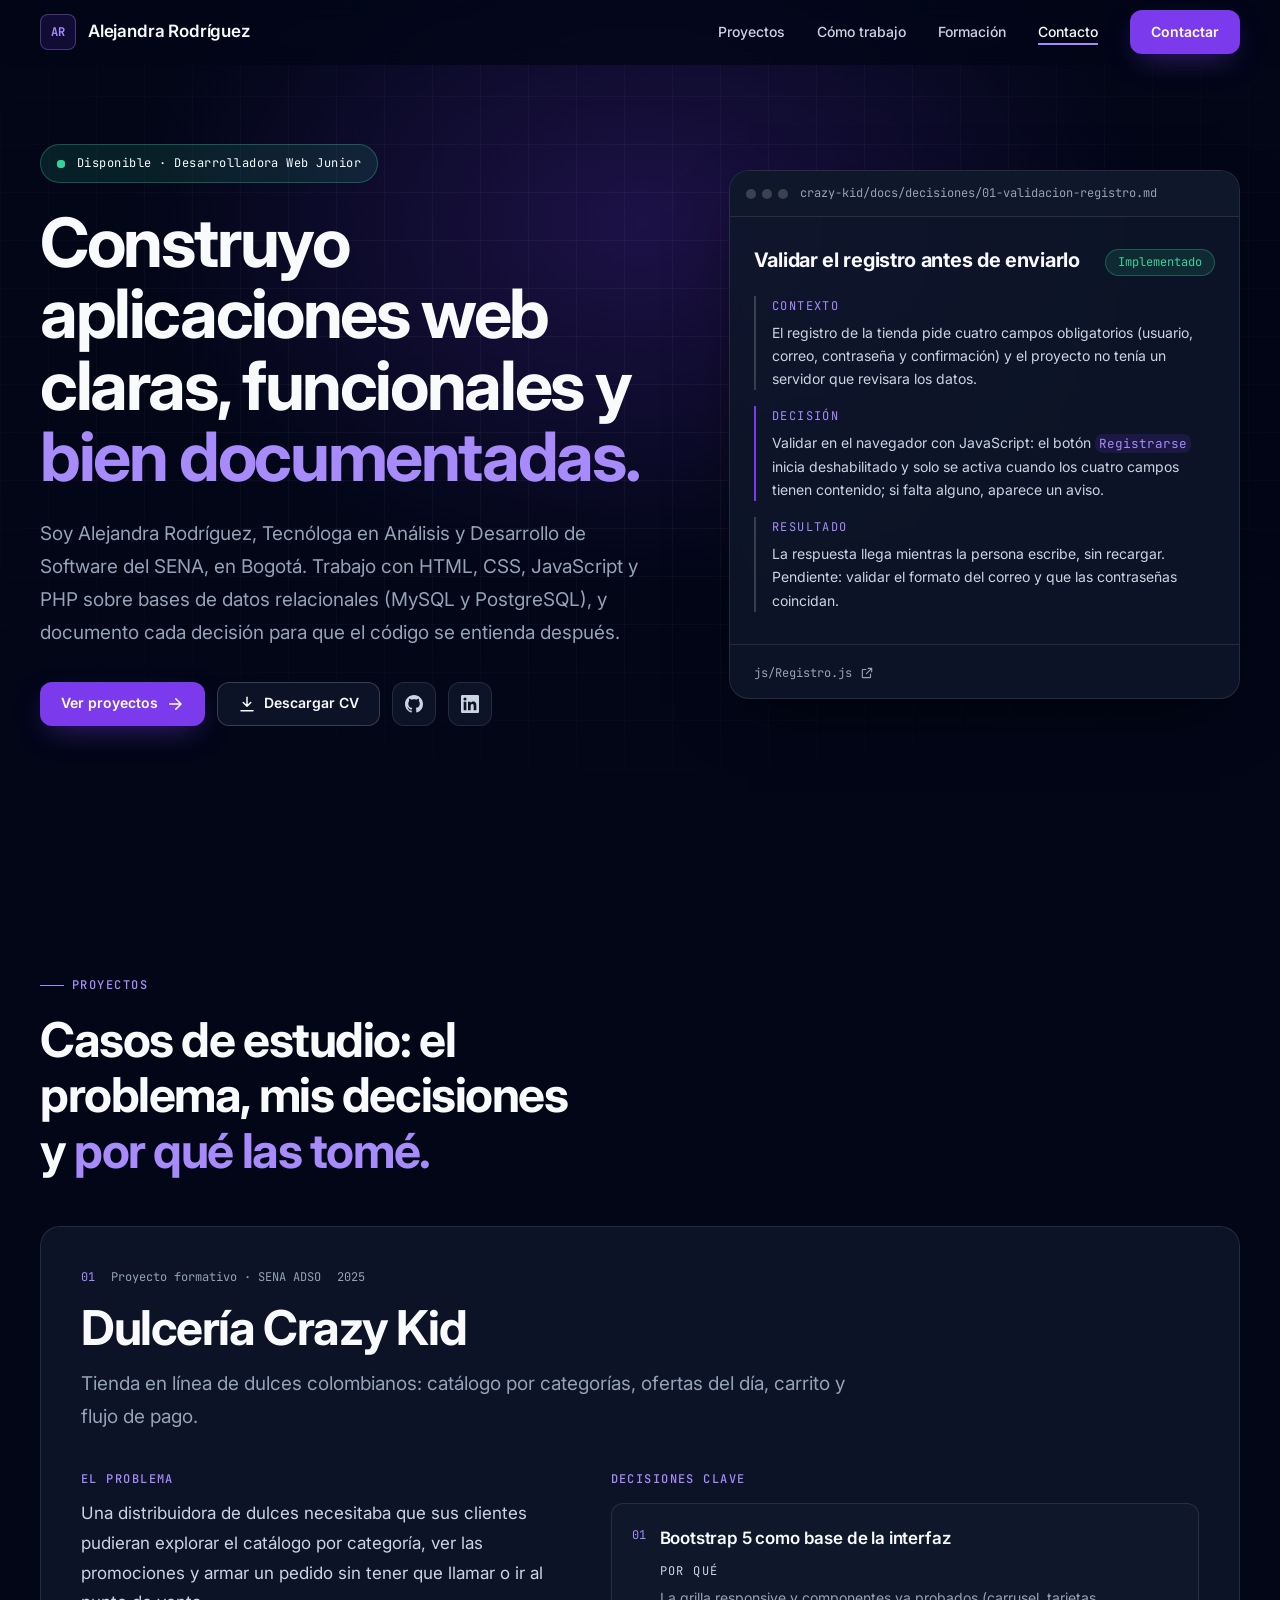
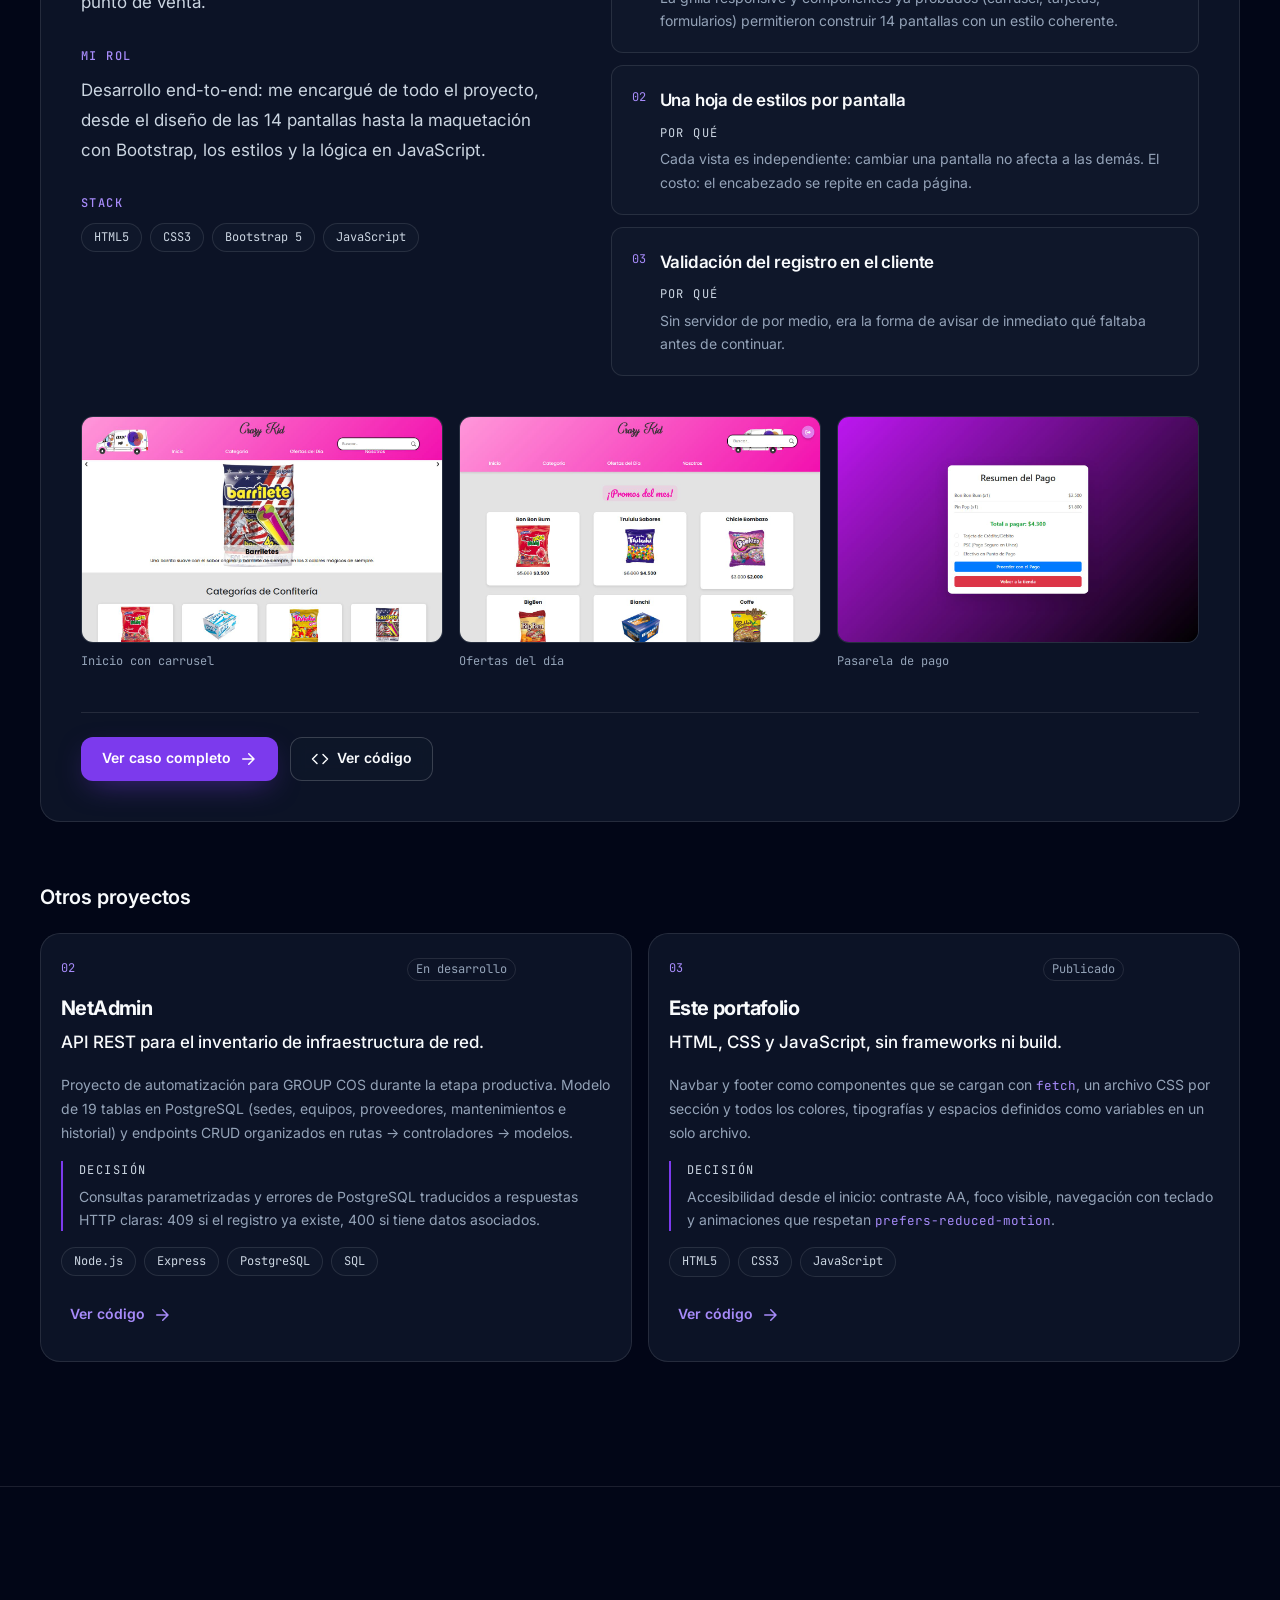
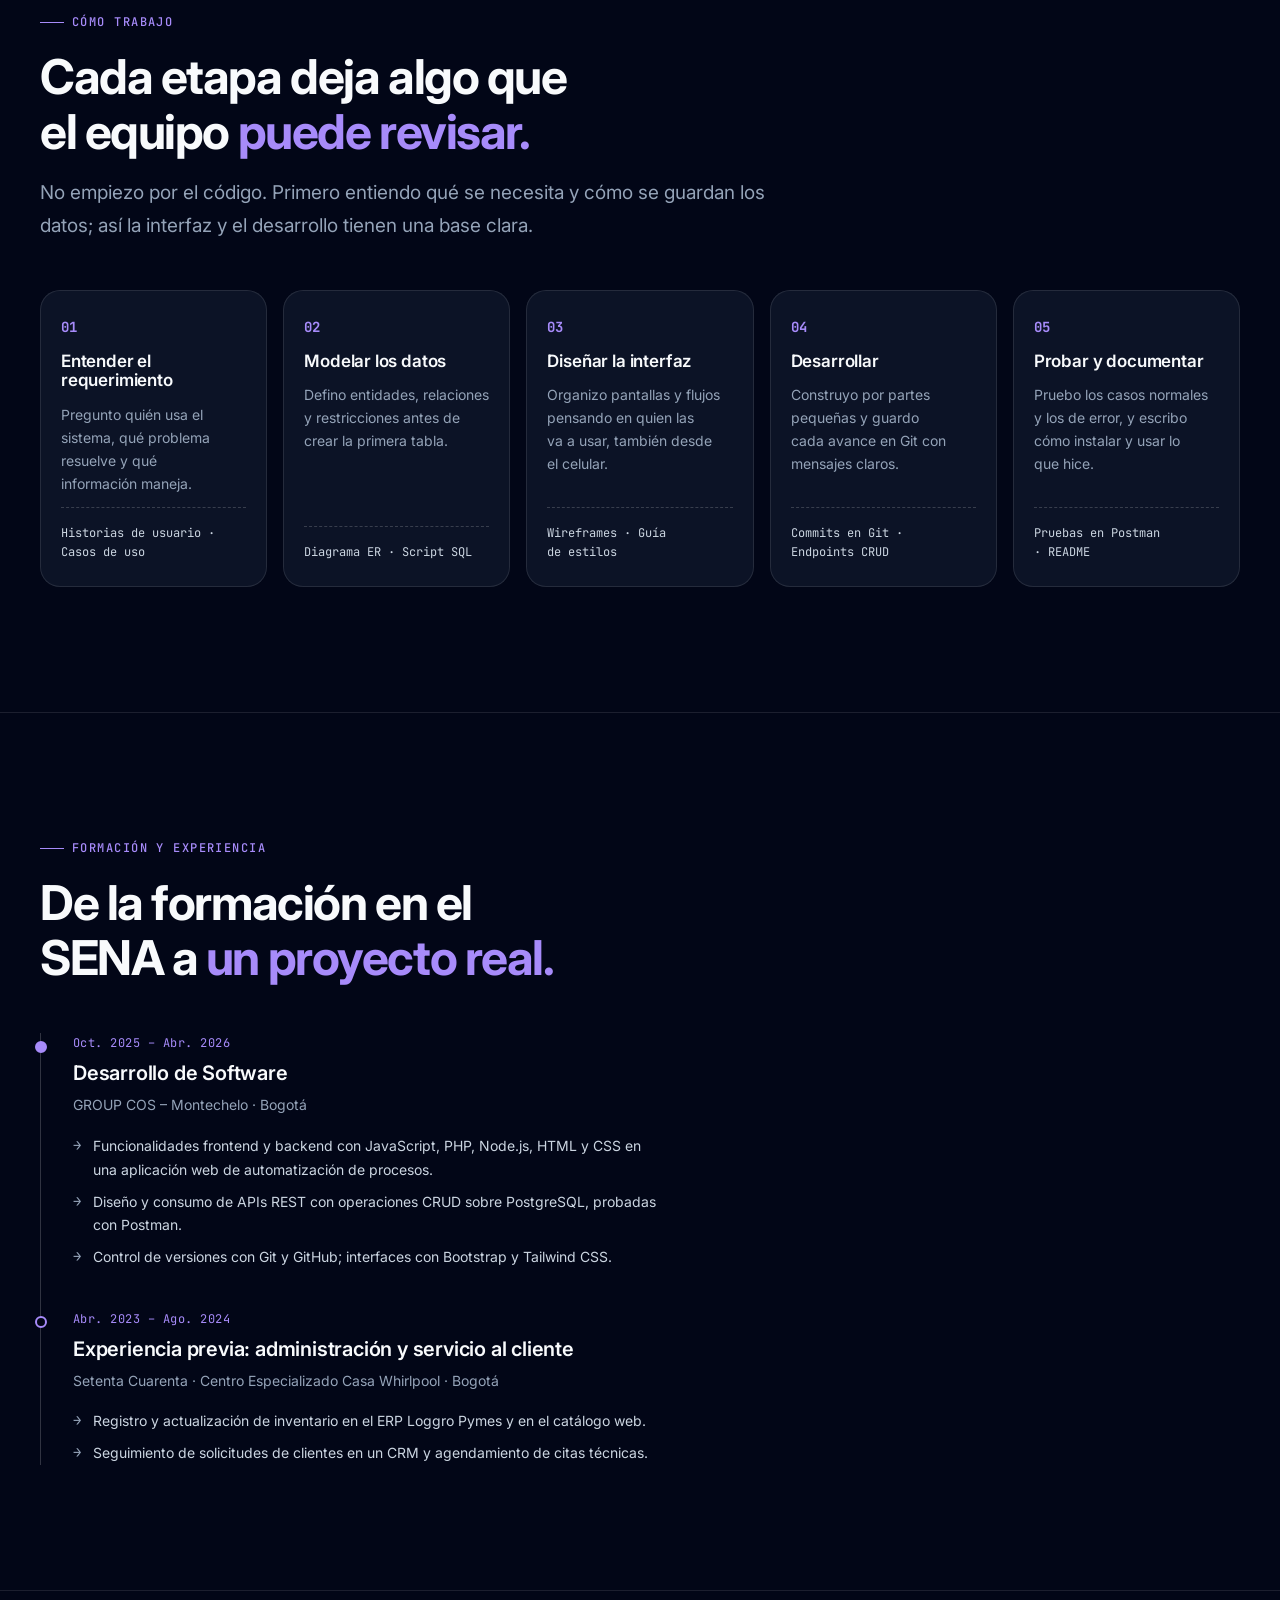
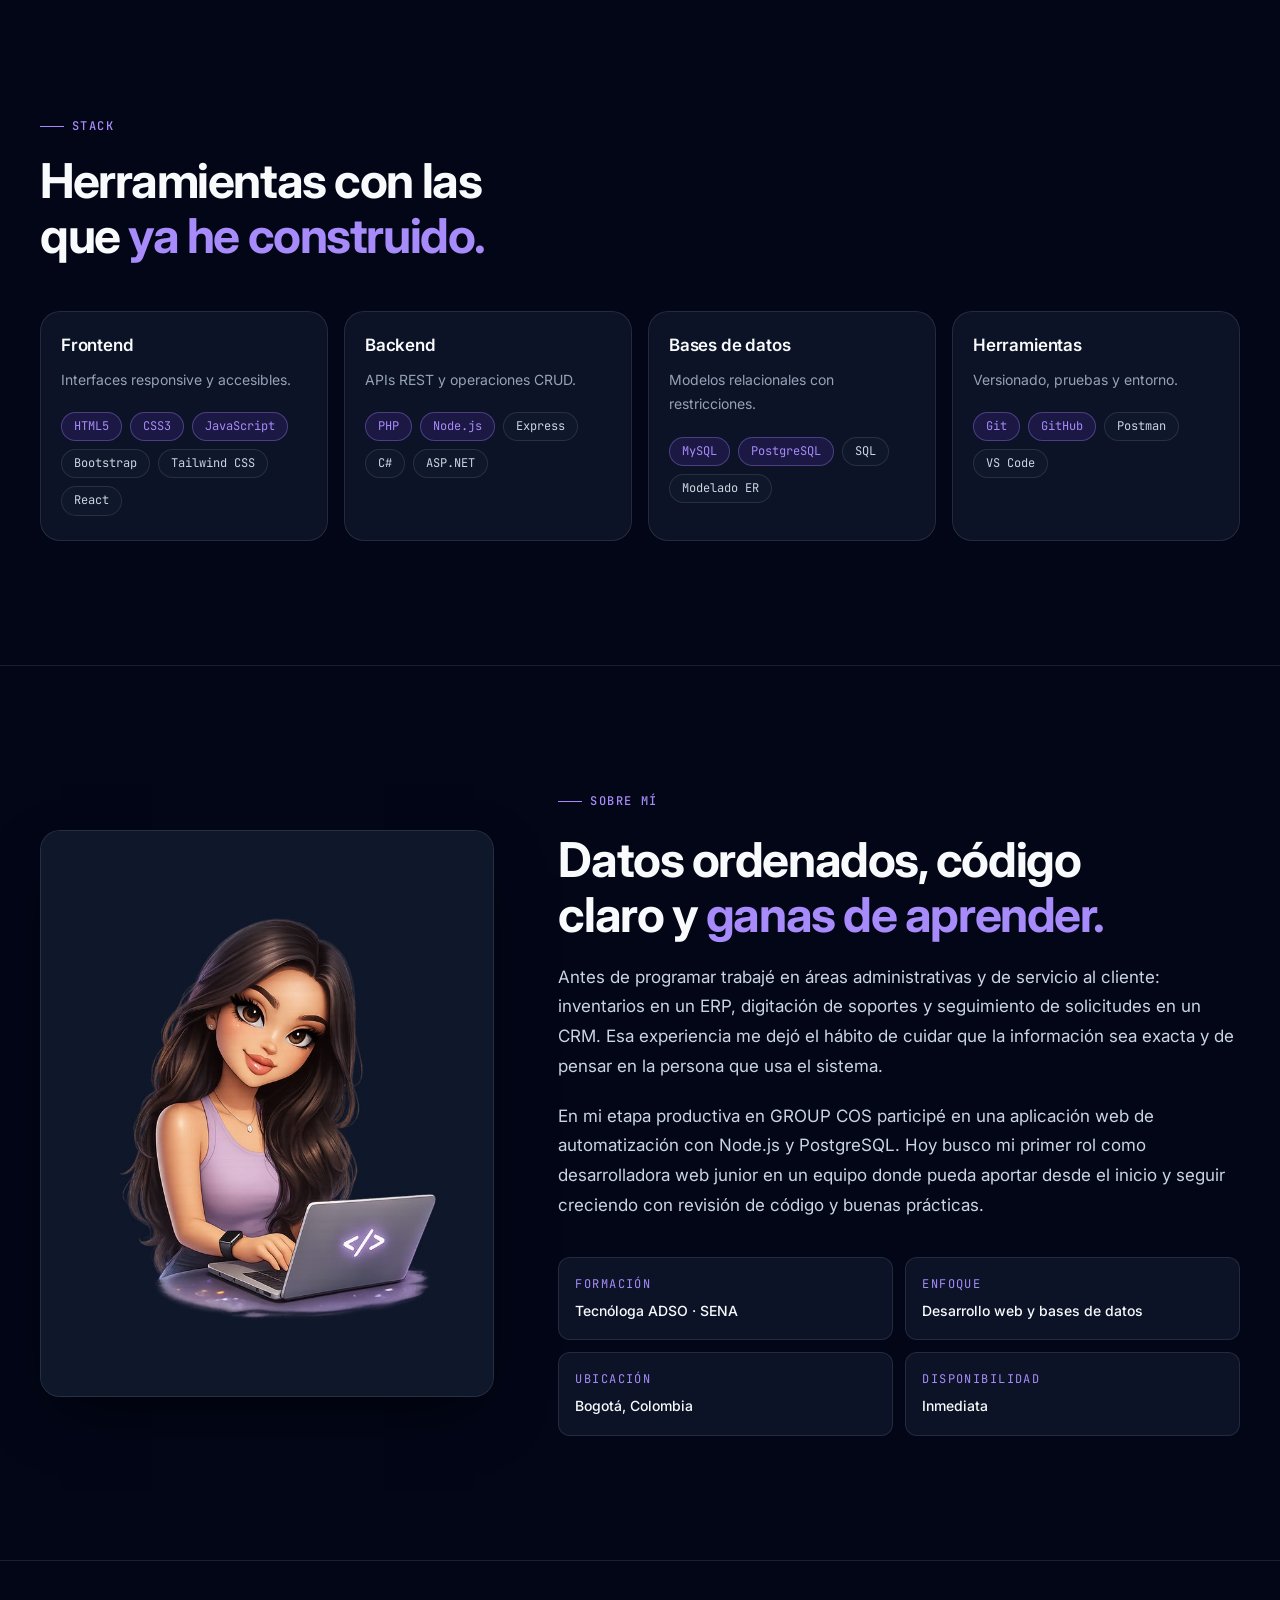
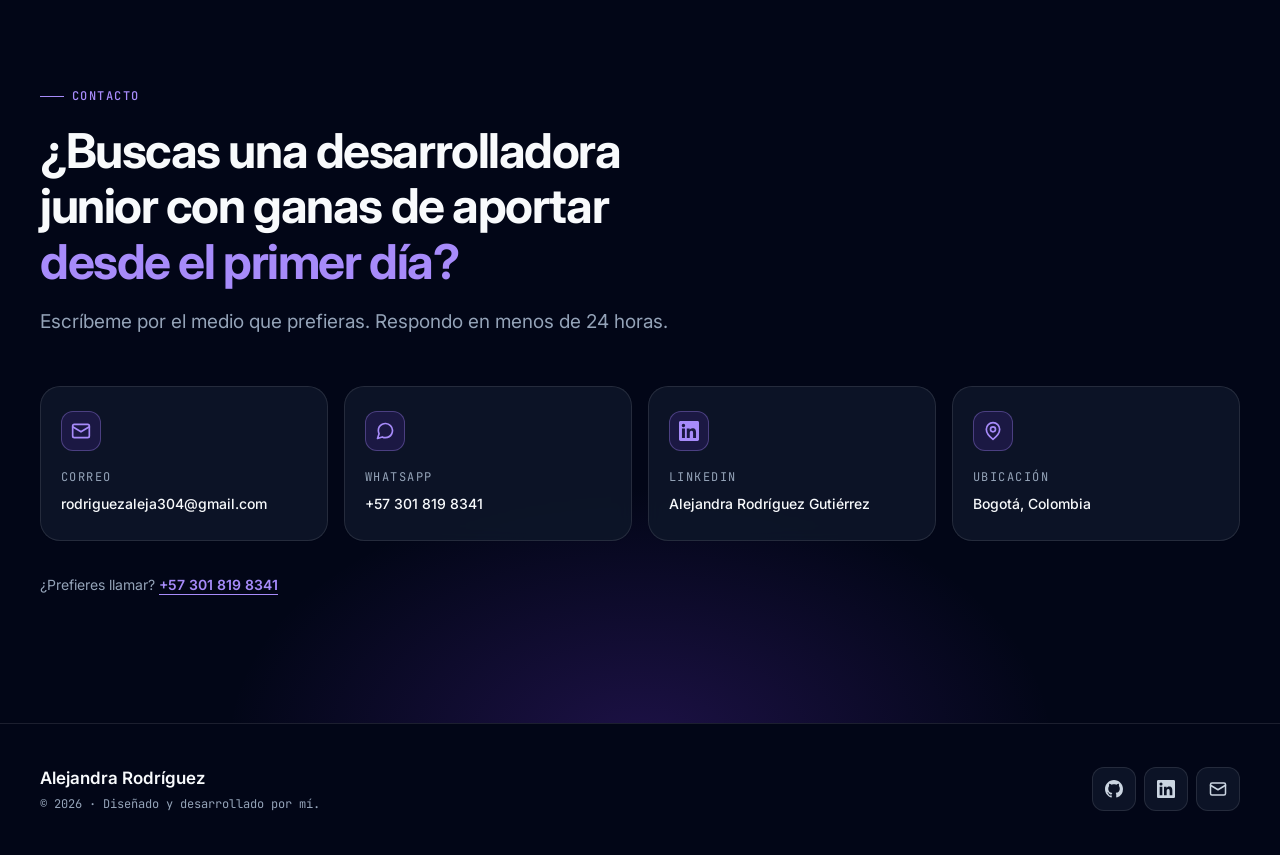
<file: index.html>
<!DOCTYPE html>
<html lang="es">

<head>
    <meta charset="UTF-8">
    <meta name="viewport" content="width=device-width, initial-scale=1.0">

    <title>Alejandra Rodríguez · Desarrolladora Web Junior</title>
    <meta name="description" content="Portafolio de Alejandra Rodríguez, Tecnóloga en Análisis y Desarrollo de Software (SENA) en Bogotá. Desarrollo web con HTML, CSS, JavaScript, PHP y bases de datos relacionales.">
    <meta name="theme-color" content="#020617">
    <meta property="og:title" content="Alejandra Rodríguez · Desarrolladora Web Junior">
    <meta property="og:description" content="Construyo aplicaciones web claras, funcionales y bien documentadas.">
    <meta property="og:type" content="website">

    <script>document.documentElement.classList.add("js");</script>

    <!-- Fuentes -->
    <link rel="preconnect" href="https://fonts.googleapis.com">
    <link rel="preconnect" href="https://fonts.gstatic.com" crossorigin>
    <link href="https://fonts.googleapis.com/css2?family=Inter:wght@400;500;600;700&family=JetBrains+Mono:wght@400;500;700&display=swap" rel="stylesheet">

    <!-- CSS -->
    <link rel="stylesheet" href="assets/css/variables.css">
    <link rel="stylesheet" href="assets/css/global.css">
    <link rel="stylesheet" href="assets/css/navbar.css">
    <link rel="stylesheet" href="assets/css/hero.css">
    <link rel="stylesheet" href="assets/css/projects.css">
    <link rel="stylesheet" href="assets/css/process.css">
    <link rel="stylesheet" href="assets/css/education.css">
    <link rel="stylesheet" href="assets/css/technologies.css">
    <link rel="stylesheet" href="assets/css/about.css">
    <link rel="stylesheet" href="assets/css/contact.css">
    <link rel="stylesheet" href="assets/css/footer.css">
    <link rel="stylesheet" href="assets/css/responsive.css">
</head>

<body data-root="">

    <a href="#main" class="skip-link">Saltar al contenido</a>

    <div id="navbar"></div>

    <main id="main">

        <!--================ 1. HERO ================-->

        <section id="inicio" class="hero" aria-labelledby="hero-title">
            <div class="hero-bg" aria-hidden="true">
                <div class="hero-grid"></div>
                <div class="hero-glow"></div>
            </div>

            <div class="container hero-inner">

                <div class="hero-content">

                    <p class="status-badge">
                        <span class="status-dot" aria-hidden="true"></span>
                        Disponible · Desarrolladora Web Junior
                    </p>

                    <h1 id="hero-title" class="hero-title">
                        Construyo aplicaciones web claras, funcionales y
                        <span class="accent">bien documentadas.</span>
                    </h1>

                    <p class="hero-summary">
                        Soy Alejandra Rodríguez, Tecnóloga en Análisis y Desarrollo de Software
                        del SENA, en Bogotá. Trabajo con HTML, CSS, JavaScript y PHP sobre bases
                        de datos relacionales (MySQL y PostgreSQL), y documento cada decisión
                        para que el código se entienda después.
                    </p>

                    <div class="btn-group hero-actions">
                        <a href="#proyectos" class="btn btn--primary">
                            Ver proyectos
                            <svg viewBox="0 0 24 24" fill="none" stroke="currentColor" stroke-width="2" stroke-linecap="round" stroke-linejoin="round" aria-hidden="true"><path d="M5 12h14M13 5l7 7-7 7"/></svg>
                        </a>

                        <a href="assets/docs/cv-alejandra-rodriguez.pdf" class="btn btn--secondary" download>
                            <svg viewBox="0 0 24 24" fill="none" stroke="currentColor" stroke-width="2" stroke-linecap="round" stroke-linejoin="round" aria-hidden="true"><path d="M12 3v12m0 0-5-5m5 5 5-5M4 21h16"/></svg>
                            Descargar CV
                        </a>

                        <a href="https://github.com/alejandra08-lang" class="btn btn--icon" target="_blank" rel="noopener noreferrer" aria-label="GitHub (se abre en una pestaña nueva)">
                            <svg viewBox="0 0 16 16" fill="currentColor" aria-hidden="true"><path d="M8 0C3.58 0 0 3.58 0 8c0 3.54 2.29 6.53 5.47 7.59.4.07.55-.17.55-.38 0-.19-.01-.82-.01-1.49-2.01.37-2.53-.49-2.69-.94-.09-.23-.48-.94-.82-1.13-.28-.15-.68-.52-.01-.53.63-.01 1.08.58 1.23.82.72 1.21 1.87.87 2.33.66.07-.52.28-.87.51-1.07-1.78-.2-3.64-.89-3.64-3.95 0-.87.31-1.59.82-2.15-.08-.2-.36-1.02.08-2.12 0 0 .67-.21 2.2.82.64-.18 1.32-.27 2-.27.68 0 1.36.09 2 .27 1.53-1.04 2.2-.82 2.2-.82.44 1.1.16 1.92.08 2.12.51.56.82 1.27.82 2.15 0 3.07-1.87 3.75-3.65 3.95.29.25.54.73.54 1.48 0 1.07-.01 1.93-.01 2.2 0 .21.15.46.55.38A8.01 8.01 0 0 0 16 8c0-4.42-3.58-8-8-8z"/></svg>
                        </a>

                        <a href="https://www.linkedin.com/in/alejandra-rodr%C3%ADguez-guti%C3%A9rrez-524193262" class="btn btn--icon" target="_blank" rel="noopener noreferrer" aria-label="LinkedIn (se abre en una pestaña nueva)">
                            <svg viewBox="0 0 24 24" fill="currentColor" aria-hidden="true"><path d="M20.45 20.45h-3.56v-5.57c0-1.33-.02-3.04-1.85-3.04-1.85 0-2.14 1.45-2.14 2.94v5.67H9.35V9h3.41v1.56h.05c.48-.9 1.64-1.85 3.37-1.85 3.6 0 4.27 2.37 4.27 5.46v6.28zM5.34 7.43a2.06 2.06 0 1 1 0-4.13 2.06 2.06 0 0 1 0 4.13zM7.12 20.45H3.56V9h3.56v11.45zM22.22 0H1.77C.79 0 0 .77 0 1.73v20.54C0 23.23.79 24 1.77 24h20.45c.98 0 1.78-.77 1.78-1.73V1.73C24 .77 23.2 0 22.22 0z"/></svg>
                        </a>
                    </div>

                </div>

                <!-- Tarjeta tipo documento técnico: decisión real del proyecto Dulcería
                     (ver PROYECTO_V4/js/Registro.js en el repositorio crazy-kids) -->

                <article class="doc-card card" aria-label="Ejemplo de documentación técnica: decisión 01 del proyecto Dulcería">

                    <header class="doc-card-bar">
                        <span class="doc-card-dots" aria-hidden="true"><i></i><i></i><i></i></span>
                        <span class="doc-card-path">crazy-kid/docs/decisiones/01-validacion-registro.md</span>
                    </header>

                    <div class="doc-card-body">
                        <div class="doc-card-head">
                            <h2 class="doc-card-title">Validar el registro antes de enviarlo</h2>
                            <span class="doc-card-status">Implementado</span>
                        </div>

                        <dl class="doc-card-blocks">
                            <div class="doc-block">
                                <dt>Contexto</dt>
                                <dd>
                                    El registro de la tienda pide cuatro campos obligatorios
                                    (usuario, correo, contraseña y confirmación) y el proyecto
                                    no tenía un servidor que revisara los datos.
                                </dd>
                            </div>
                            <div class="doc-block">
                                <dt>Decisión</dt>
                                <dd>
                                    Validar en el navegador con JavaScript: el botón
                                    <code>Registrarse</code> inicia deshabilitado y solo se activa
                                    cuando los cuatro campos tienen contenido; si falta alguno,
                                    aparece un aviso.
                                </dd>
                            </div>
                            <div class="doc-block">
                                <dt>Resultado</dt>
                                <dd>
                                    La respuesta llega mientras la persona escribe, sin recargar.
                                    Pendiente: validar el formato del correo y que las contraseñas coincidan.
                                </dd>
                            </div>
                        </dl>
                    </div>

                    <footer class="doc-card-foot">
                        <a href="https://github.com/alejandra08-lang/crazy-kids/blob/main/PROYECTO_V4/js/Registro.js" target="_blank" rel="noopener noreferrer">
                            js/Registro.js
                            <span class="sr-only">(ver el código en GitHub, se abre en una pestaña nueva)</span>
                            <svg viewBox="0 0 24 24" fill="none" stroke="currentColor" stroke-width="2" stroke-linecap="round" stroke-linejoin="round" aria-hidden="true"><path d="M14 4h6v6M20 4l-9 9M18 14v5a1 1 0 0 1-1 1H5a1 1 0 0 1-1-1V7a1 1 0 0 1 1-1h5"/></svg>
                        </a>
                    </footer>

                </article>

            </div>
        </section>

        <!--================ 2. PROYECTOS ================-->

        <section id="proyectos" class="section projects" aria-labelledby="proyectos-title">
            <div class="container">

                <header class="section-header" data-reveal>
                    <p class="eyebrow">Proyectos</p>
                    <h2 id="proyectos-title" class="section-title">
                        Casos de estudio: el problema, mis decisiones y
                        <span class="accent">por qué las tomé.</span>
                    </h2>
                </header>

                <!-- PROYECTO DESTACADO: DULCERÍA -->

                <article class="case-card card" aria-labelledby="dulceria-title" data-reveal>

                    <header class="case-header">
                        <p class="case-meta">
                            <span>01</span>
                            <span>Proyecto formativo · SENA ADSO</span>
                            <span>2025</span>
                        </p>
                        <h3 id="dulceria-title" class="case-title">Dulcería Crazy Kid</h3>
                        <p class="case-tagline">
                            Tienda en línea de dulces colombianos: catálogo por categorías,
                            ofertas del día, carrito y flujo de pago.
                        </p>
                    </header>

                    <div class="case-body">

                        <div class="case-story">
                            <div class="case-block">
                                <h4 class="case-label">El problema</h4>
                                <p>
                                    Una distribuidora de dulces necesitaba que sus clientes pudieran
                                    explorar el catálogo por categoría, ver las promociones y armar un
                                    pedido sin tener que llamar o ir al punto de venta.
                                </p>
                            </div>

                            <div class="case-block">
                                <h4 class="case-label">Mi rol</h4>
                                <p>
                                    Desarrollo end-to-end: me encargué de todo el proyecto,
                                    desde el diseño de las 14 pantallas hasta la maquetación
                                    con Bootstrap, los estilos y la lógica en JavaScript.
                                </p>
                            </div>

                            <div class="case-block">
                                <h4 class="case-label">Stack</h4>
                                <ul class="chip-list" aria-label="Tecnologías de Dulcería">
                                    <li class="chip">HTML5</li>
                                    <li class="chip">CSS3</li>
                                    <li class="chip">Bootstrap 5</li>
                                    <li class="chip">JavaScript</li>
                                </ul>
                            </div>
                        </div>

                        <div class="case-decisions">
                            <h4 class="case-label">Decisiones clave</h4>
                            <!-- [COMPLETAR: confirma o ajusta cada "por qué"; se dedujeron del código del repositorio] -->
                            <ol class="decision-list">
                                <li class="decision">
                                    <h5 class="decision-title">Bootstrap 5 como base de la interfaz</h5>
                                    <p class="decision-why">
                                        <span class="decision-why-label">Por qué</span>
                                        La grilla responsive y componentes ya probados (carrusel,
                                        tarjetas, formularios) permitieron construir 14 pantallas con
                                        un estilo coherente.
                                    </p>
                                </li>
                                <li class="decision">
                                    <h5 class="decision-title">Una hoja de estilos por pantalla</h5>
                                    <p class="decision-why">
                                        <span class="decision-why-label">Por qué</span>
                                        Cada vista es independiente: cambiar una pantalla no afecta
                                        a las demás. El costo: el encabezado se repite en cada página.
                                    </p>
                                </li>
                                <li class="decision">
                                    <h5 class="decision-title">Validación del registro en el cliente</h5>
                                    <p class="decision-why">
                                        <span class="decision-why-label">Por qué</span>
                                        Sin servidor de por medio, era la forma de avisar de inmediato
                                        qué faltaba antes de continuar.
                                    </p>
                                </li>
                            </ol>
                        </div>

                    </div>

                    <ul class="case-gallery" aria-label="Capturas de Dulcería">
                        <li>
                            <figure>
                                <img src="assets/img/projects/dulceria/inicio.jpg" width="1280" height="800" loading="lazy" alt="Página de inicio de Crazy Kid: encabezado rosado con el logo, menú y buscador, carrusel de productos y categorías de confitería.">
                                <figcaption>Inicio con carrusel</figcaption>
                            </figure>
                        </li>
                        <li>
                            <figure>
                                <img src="assets/img/projects/dulceria/ofertas.jpg" width="1280" height="800" loading="lazy" alt="Página de ofertas del día con tarjetas de productos que muestran el precio anterior tachado y el precio de promoción.">
                                <figcaption>Ofertas del día</figcaption>
                            </figure>
                        </li>
                        <li>
                            <figure>
                                <img src="assets/img/projects/dulceria/pasarela.jpg" width="1280" height="800" loading="lazy" alt="Resumen del pago con dos productos, total a pagar y opciones de tarjeta, PSE o efectivo.">
                                <figcaption>Pasarela de pago</figcaption>
                            </figure>
                        </li>
                    </ul>

                    <footer class="btn-group case-actions">
                        <a href="pages/proyecto-dulceria.html" class="btn btn--primary">
                            Ver caso completo
                            <svg viewBox="0 0 24 24" fill="none" stroke="currentColor" stroke-width="2" stroke-linecap="round" stroke-linejoin="round" aria-hidden="true"><path d="M5 12h14M13 5l7 7-7 7"/></svg>
                        </a>
                        <a href="https://github.com/alejandra08-lang/crazy-kids" class="btn btn--secondary" target="_blank" rel="noopener noreferrer">
                            <svg viewBox="0 0 24 24" fill="none" stroke="currentColor" stroke-width="2" stroke-linecap="round" stroke-linejoin="round" aria-hidden="true"><path d="m16 18 6-6-6-6M8 6l-6 6 6 6"/></svg>
                            Ver código
                            <span class="sr-only">(se abre en una pestaña nueva)</span>
                        </a>                    </footer>

                </article>

                <!-- OTROS PROYECTOS -->

                <h3 class="subsection-title" data-reveal>Otros proyectos</h3>

                <ul class="mini-grid">

                    <li class="mini-card card" data-reveal>
                        <p class="mini-meta">
                            <span>02</span>
                            <span class="mini-status">En desarrollo</span>
                        </p>
                        <h4 class="mini-title">NetAdmin</h4>
                        <p class="mini-tagline">API REST para el inventario de infraestructura de red.</p>
                        <p class="mini-desc">
                            Proyecto de automatización para GROUP COS durante la etapa productiva.
                            Modelo de 19 tablas en PostgreSQL (sedes, equipos, proveedores,
                            mantenimientos e historial) y endpoints CRUD organizados en
                            rutas → controladores → modelos.
                        </p>
                        <p class="mini-decision">
                            <span class="decision-why-label">Decisión</span>
                            Consultas parametrizadas y errores de PostgreSQL traducidos a respuestas
                            HTTP claras: 409 si el registro ya existe, 400 si tiene datos asociados.
                        </p>
                        <ul class="chip-list" aria-label="Tecnologías de NetAdmin">
                            <li class="chip">Node.js</li>
                            <li class="chip">Express</li>
                            <li class="chip">PostgreSQL</li>
                            <li class="chip">SQL</li>
                        </ul>
                        <a href="https://github.com/alejandra08-lang/netadmin" class="btn btn--ghost mini-link" target="_blank" rel="noopener noreferrer">
                            Ver código <span class="sr-only">de NetAdmin (se abre en una pestaña nueva)</span>
                            <svg viewBox="0 0 24 24" fill="none" stroke="currentColor" stroke-width="2" stroke-linecap="round" stroke-linejoin="round" aria-hidden="true"><path d="M5 12h14M13 5l7 7-7 7"/></svg>
                        </a>
                    </li>

                    <li class="mini-card card" data-reveal>
                        <p class="mini-meta">
                            <span>03</span>
                            <span class="mini-status">Publicado</span>
                        </p>
                        <h4 class="mini-title">Este portafolio</h4>
                        <p class="mini-tagline">HTML, CSS y JavaScript, sin frameworks ni build.</p>
                        <p class="mini-desc">
                            Navbar y footer como componentes que se cargan con <code>fetch</code>,
                            un archivo CSS por sección y todos los colores, tipografías y espacios
                            definidos como variables en un solo archivo.
                        </p>
                        <p class="mini-decision">
                            <span class="decision-why-label">Decisión</span>
                            Accesibilidad desde el inicio: contraste AA, foco visible, navegación
                            con teclado y animaciones que respetan <code>prefers-reduced-motion</code>.
                        </p>
                        <ul class="chip-list" aria-label="Tecnologías del portafolio">
                            <li class="chip">HTML5</li>
                            <li class="chip">CSS3</li>
                            <li class="chip">JavaScript</li>
                        </ul>
                        <a href="https://github.com/alejandra08-lang/PORTAFOLIO2026" class="btn btn--ghost mini-link" target="_blank" rel="noopener noreferrer">
                            Ver código <span class="sr-only">del portafolio (se abre en una pestaña nueva)</span>
                            <svg viewBox="0 0 24 24" fill="none" stroke="currentColor" stroke-width="2" stroke-linecap="round" stroke-linejoin="round" aria-hidden="true"><path d="M5 12h14M13 5l7 7-7 7"/></svg>
                        </a>
                    </li>

                </ul>

            </div>
        </section>

        <!--================ 3. CÓMO TRABAJO ================-->

        <section id="proceso" class="section process" aria-labelledby="proceso-title">
            <div class="container">

                <header class="section-header" data-reveal>
                    <p class="eyebrow">Cómo trabajo</p>
                    <h2 id="proceso-title" class="section-title">
                        Cada etapa deja algo que el equipo
                        <span class="accent">puede revisar.</span>
                    </h2>
                    <p class="section-lead">
                        No empiezo por el código. Primero entiendo qué se necesita y cómo se
                        guardan los datos; así la interfaz y el desarrollo tienen una base clara.
                    </p>
                </header>

                <ol class="process-list">
                    <li class="process-step card" data-reveal>
                        <span class="process-number" aria-hidden="true">01</span>
                        <h3>Entender el requerimiento</h3>
                        <p>Pregunto quién usa el sistema, qué problema resuelve y qué información maneja.</p>
                        <p class="process-output"><span class="sr-only">Entregable: </span>Historias de usuario · Casos de uso</p>
                    </li>
                    <li class="process-step card" data-reveal>
                        <span class="process-number" aria-hidden="true">02</span>
                        <h3>Modelar los datos</h3>
                        <p>Defino entidades, relaciones y restricciones antes de crear la primera tabla.</p>
                        <p class="process-output"><span class="sr-only">Entregable: </span>Diagrama ER · Script SQL</p>
                    </li>
                    <li class="process-step card" data-reveal>
                        <span class="process-number" aria-hidden="true">03</span>
                        <h3>Diseñar la interfaz</h3>
                        <p>Organizo pantallas y flujos pensando en quien las va a usar, también desde el celular.</p>
                        <p class="process-output"><span class="sr-only">Entregable: </span>Wireframes · Guía de estilos</p>
                    </li>
                    <li class="process-step card" data-reveal>
                        <span class="process-number" aria-hidden="true">04</span>
                        <h3>Desarrollar</h3>
                        <p>Construyo por partes pequeñas y guardo cada avance en Git con mensajes claros.</p>
                        <p class="process-output"><span class="sr-only">Entregable: </span>Commits en Git · Endpoints CRUD</p>
                    </li>
                    <li class="process-step card" data-reveal>
                        <span class="process-number" aria-hidden="true">05</span>
                        <h3>Probar y documentar</h3>
                        <p>Pruebo los casos normales y los de error, y escribo cómo instalar y usar lo que hice.</p>
                        <p class="process-output"><span class="sr-only">Entregable: </span>Pruebas en Postman · README</p>
                    </li>
                </ol>

            </div>
        </section>

        <!--================ 4. FORMACIÓN Y EXPERIENCIA ================-->

        <section id="formacion" class="section education" aria-labelledby="formacion-title">
            <div class="container">

                <header class="section-header" data-reveal>
                    <p class="eyebrow">Formación y experiencia</p>
                    <h2 id="formacion-title" class="section-title">
                        De la formación en el SENA a
                        <span class="accent">un proyecto real.</span>
                    </h2>
                </header>

                <ol class="timeline">

                    <li class="timeline-item" data-reveal>
                        <p class="timeline-period">Oct. 2025 – Abr. 2026</p>
                        <h3 class="timeline-title">Desarrollo de Software </h3>
                        <p class="timeline-place">GROUP COS – Montechelo · Bogotá</p>
                        <ul class="timeline-list">
                            <li>Funcionalidades frontend y backend con JavaScript, PHP, Node.js, HTML y CSS en una aplicación web de automatización de procesos.</li>
                            <li>Diseño y consumo de APIs REST con operaciones CRUD sobre PostgreSQL, probadas con Postman.</li>
                            <li>Control de versiones con Git y GitHub; interfaces con Bootstrap y Tailwind CSS.</li>
                        </ul>
                    </li>


                    <li class="timeline-item" data-reveal>
                        <p class="timeline-period">Abr. 2023 – Ago. 2024</p>
                        <h3 class="timeline-title">Experiencia previa: administración y servicio al cliente</h3>
                        <p class="timeline-place">Setenta Cuarenta · Centro Especializado Casa Whirlpool · Bogotá</p>
                        <ul class="timeline-list">
                            <li>Registro y actualización de inventario en el ERP Loggro Pymes y en el catálogo web.</li>
                            <li>Seguimiento de solicitudes de clientes en un CRM y agendamiento de citas técnicas.</li>
                        </ul>
                    </li>

                </ol>

            </div>
        </section>

        <!--================ 5. STACK ================-->

        <section id="stack" class="section stack" aria-labelledby="stack-title">
            <div class="container">

                <header class="section-header" data-reveal>
                    <p class="eyebrow">Stack</p>
                    <h2 id="stack-title" class="section-title">
                        Herramientas con las que
                        <span class="accent">ya he construido.</span>
                    </h2>
                </header>

                <ul class="stack-grid">
                    <li class="stack-card card" data-reveal>
                        <h3>Frontend</h3>
                        <p class="stack-note">Interfaces responsive y accesibles.</p>
                        <ul class="chip-list">
                            <li class="chip chip--accent">HTML5</li>
                            <li class="chip chip--accent">CSS3</li>
                            <li class="chip chip--accent">JavaScript</li>
                            <li class="chip">Bootstrap</li>
                            <li class="chip">Tailwind CSS</li>
                            <li class="chip">React</li>
                        </ul>
                    </li>
                    <li class="stack-card card" data-reveal>
                        <h3>Backend</h3>
                        <p class="stack-note">APIs REST y operaciones CRUD.</p>
                        <ul class="chip-list">
                            <li class="chip chip--accent">PHP</li>
                            <li class="chip chip--accent">Node.js</li>
                            <li class="chip">Express</li>
                            <li class="chip">C#</li>
                            <li class="chip">ASP.NET</li>
                        </ul>
                    </li>
                    <li class="stack-card card" data-reveal>
                        <h3>Bases de datos</h3>
                        <p class="stack-note">Modelos relacionales con restricciones.</p>
                        <ul class="chip-list">
                            <li class="chip chip--accent">MySQL</li>
                            <li class="chip chip--accent">PostgreSQL</li>
                            <li class="chip">SQL</li>
                            <li class="chip">Modelado ER</li>
                        </ul>
                    </li>
                    <li class="stack-card card" data-reveal>
                        <h3>Herramientas</h3>
                        <p class="stack-note">Versionado, pruebas y entorno.</p>
                        <ul class="chip-list">
                            <li class="chip chip--accent">Git</li>
                            <li class="chip chip--accent">GitHub</li>
                            <li class="chip">Postman</li>
                            <li class="chip">VS Code</li>
                        </ul>
                    </li>
                </ul>

            </div>
        </section>

        <!--================ 6. SOBRE MÍ ================-->

        <section id="sobre-mi" class="section about" aria-labelledby="sobre-mi-title">
            <div class="container about-inner">

                <figure class="about-media" data-reveal>
                    <img src="assets/img/profile/alejandra-ilustracion.jpg" width="720" height="1080" loading="lazy" alt="Ilustración de Alejandra Rodríguez sonriendo frente a un portátil con el símbolo de código en la tapa.">
                </figure>

                <div class="about-content" data-reveal>
                    <p class="eyebrow">Sobre mí</p>
                    <h2 id="sobre-mi-title" class="section-title">
                        Datos ordenados, código claro y
                        <span class="accent">ganas de aprender.</span>
                    </h2>

                    <!-- [COMPLETAR: revisa que estos párrafos suenen a ti] -->
                    <p>
                        Antes de programar trabajé en áreas administrativas y de servicio al cliente:
                        inventarios en un ERP, digitación de soportes y seguimiento de solicitudes en
                        un CRM. Esa experiencia me dejó el hábito de cuidar que la información sea
                        exacta y de pensar en la persona que usa el sistema.
                    </p>
                    <p>
                        En mi etapa productiva en GROUP COS participé en una aplicación web de
                        automatización con Node.js y PostgreSQL. Hoy busco mi primer rol como
                        desarrolladora web junior en un equipo donde pueda aportar desde el inicio
                        y seguir creciendo con revisión de código y buenas prácticas.
                    </p>

                    <dl class="about-facts">
                        <div class="about-fact">
                            <dt>Formación</dt>
                            <dd>Tecnóloga ADSO · SENA</dd>
                        </div>
                        <div class="about-fact">
                            <dt>Enfoque</dt>
                            <dd>Desarrollo web y bases de datos</dd>
                        </div>
                        <div class="about-fact">
                            <dt>Ubicación</dt>
                            <dd>Bogotá, Colombia</dd>
                        </div>
                        <div class="about-fact">
                            <dt>Disponibilidad</dt>
                            <dd>Inmediata</dd>
                        </div>
                    </dl>
                </div>

            </div>
        </section>

        <!--================ 7. CONTACTO ================-->

        <section id="contacto" class="section contact" aria-labelledby="contacto-title">
            <div class="contact-glow" aria-hidden="true"></div>
            <div class="container">

                <header class="section-header contact-header" data-reveal>
                    <p class="eyebrow">Contacto</p>
                    <h2 id="contacto-title" class="section-title contact-title">
                        ¿Buscas una desarrolladora junior con ganas de aportar
                        <span class="accent">desde el primer día?</span>
                    </h2>
                    <p class="section-lead">
                        Escríbeme por el medio que prefieras.
                        <!-- [COMPLETAR: confirma el tiempo de respuesta] -->
                        Respondo en menos de 24 horas.
                    </p>
                </header>

                <ul class="contact-grid">
                    <li data-reveal>
                        <a href="mailto:rodriguezaleja304@gmail.com" class="contact-card card">
                            <span class="contact-icon" aria-hidden="true">
                                <svg viewBox="0 0 24 24" fill="none" stroke="currentColor" stroke-width="2" stroke-linecap="round" stroke-linejoin="round"><rect x="2" y="4" width="20" height="16" rx="2"/><path d="m22 7-10 6L2 7"/></svg>
                            </span>
                            <span class="contact-label">Correo</span>
                            <span class="contact-value">rodriguezaleja304@gmail.com</span>
                        </a>
                    </li>
                    <li data-reveal>
                        <a href="https://wa.me/573018198341" class="contact-card card" target="_blank" rel="noopener noreferrer">
                            <span class="contact-icon" aria-hidden="true">
                                <svg viewBox="0 0 24 24" fill="none" stroke="currentColor" stroke-width="2" stroke-linecap="round" stroke-linejoin="round"><path d="M21 11.5a8.38 8.38 0 0 1-.9 3.8 8.5 8.5 0 0 1-7.6 4.7 8.38 8.38 0 0 1-3.8-.9L3 21l1.9-5.7a8.38 8.38 0 0 1-.9-3.8 8.5 8.5 0 0 1 4.7-7.6 8.38 8.38 0 0 1 3.8-.9h.5a8.48 8.48 0 0 1 8 8v.5z"/></svg>
                            </span>
                            <span class="contact-label">WhatsApp</span>
                            <span class="contact-value">+57 301 819 8341</span>
                            <span class="sr-only">(se abre en una pestaña nueva)</span>
                        </a>
                    </li>
                    <li data-reveal>
                        <a href="https://www.linkedin.com/in/alejandra-rodr%C3%ADguez-guti%C3%A9rrez-524193262" class="contact-card card" target="_blank" rel="noopener noreferrer">
                            <span class="contact-icon" aria-hidden="true">
                                <svg viewBox="0 0 24 24" fill="currentColor"><path d="M20.45 20.45h-3.56v-5.57c0-1.33-.02-3.04-1.85-3.04-1.85 0-2.14 1.45-2.14 2.94v5.67H9.35V9h3.41v1.56h.05c.48-.9 1.64-1.85 3.37-1.85 3.6 0 4.27 2.37 4.27 5.46v6.28zM5.34 7.43a2.06 2.06 0 1 1 0-4.13 2.06 2.06 0 0 1 0 4.13zM7.12 20.45H3.56V9h3.56v11.45zM22.22 0H1.77C.79 0 0 .77 0 1.73v20.54C0 23.23.79 24 1.77 24h20.45c.98 0 1.78-.77 1.78-1.73V1.73C24 .77 23.2 0 22.22 0z"/></svg>
                            </span>
                            <span class="contact-label">LinkedIn</span>
                            <span class="contact-value">Alejandra Rodríguez Gutiérrez</span>
                            <span class="sr-only">(se abre en una pestaña nueva)</span>
                        </a>
                    </li>
                    <li data-reveal>
                        <a href="https://www.google.com/maps/search/?api=1&amp;query=Bogot%C3%A1%2C%20Colombia" class="contact-card card" target="_blank" rel="noopener noreferrer">
                            <span class="contact-icon" aria-hidden="true">
                                <svg viewBox="0 0 24 24" fill="none" stroke="currentColor" stroke-width="2" stroke-linecap="round" stroke-linejoin="round"><path d="M20 10c0 6-8 12-8 12s-8-6-8-12a8 8 0 0 1 16 0Z"/><circle cx="12" cy="10" r="3"/></svg>
                            </span>
                            <span class="contact-label">Ubicación</span>
                            <span class="contact-value">Bogotá, Colombia</span>
                            <span class="sr-only">(abre Google Maps en una pestaña nueva)</span>
                        </a>
                    </li>
                </ul>

                <p class="contact-phone" data-reveal>
                    ¿Prefieres llamar?
                    <a href="tel:+573018198341">+57 301 819 8341</a>
                </p>

            </div>
        </section>

    </main>

    <div id="site-footer"></div>

    <script src="assets/js/navbar.js"></script>
    <script src="assets/js/animations.js"></script>
</body>

</html>
</file>
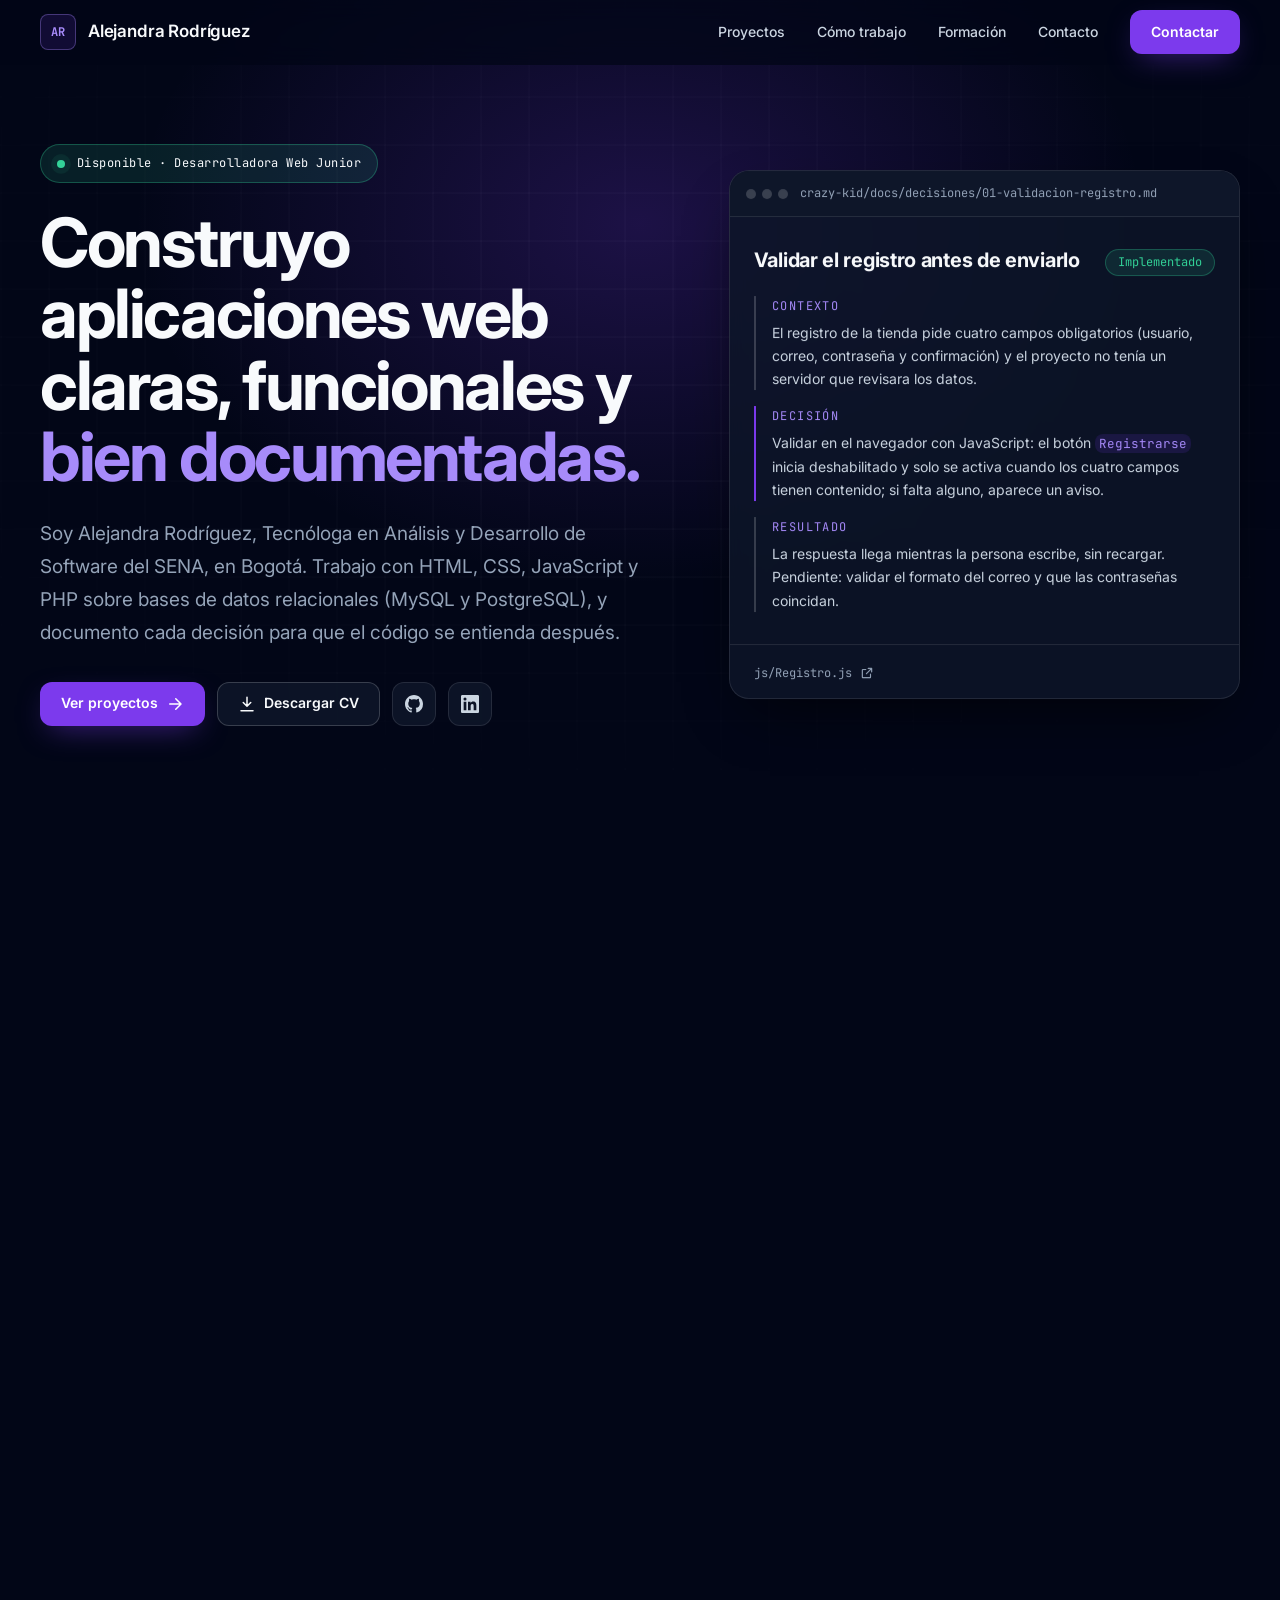
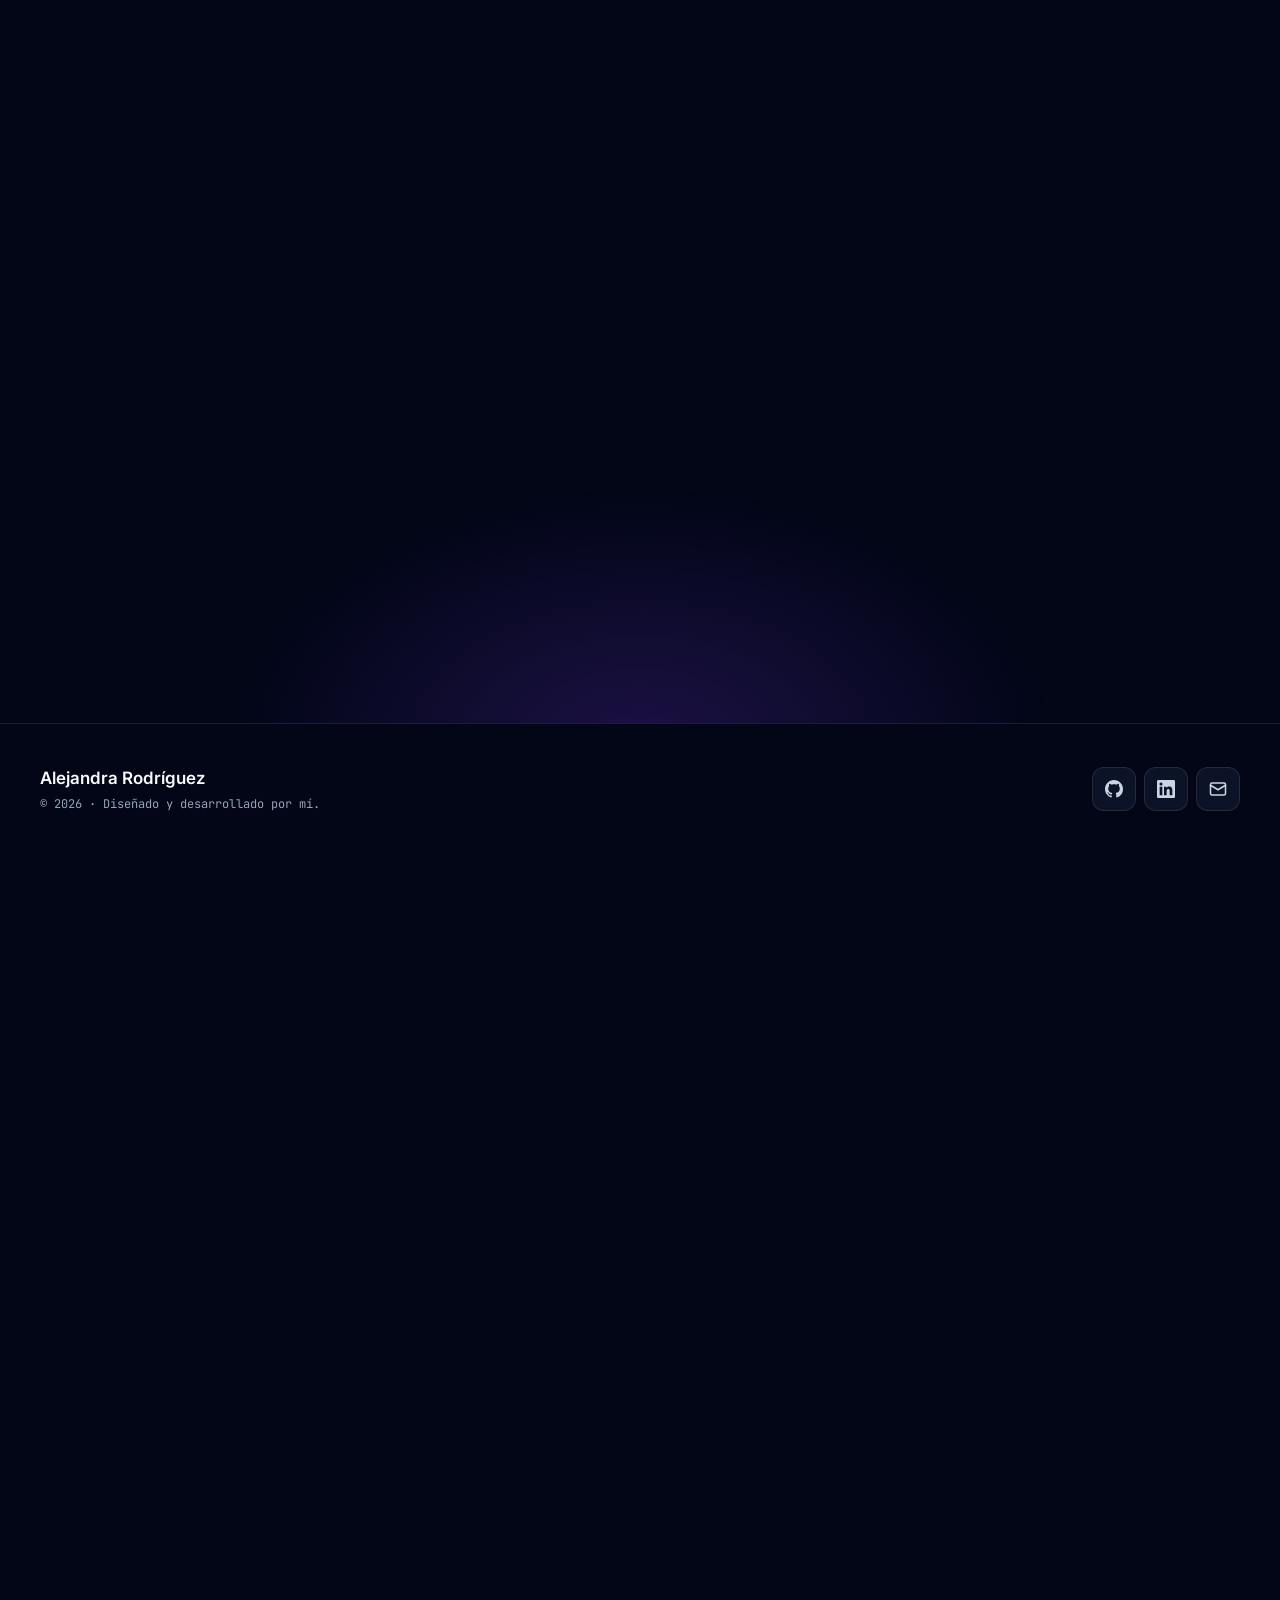
<file: pages/projects.html>
<!DOCTYPE html>
<html lang="es">

<head>
    <meta charset="UTF-8">
    <meta name="viewport" content="width=device-width, initial-scale=1.0">
    <title>Proyectos · Alejandra Rodríguez</title>

    <!-- Los proyectos ahora viven en la one-page. Esta URL se conserva
         para no romper enlaces antiguos y redirige a la sección. -->
    <meta http-equiv="refresh" content="0; url=../index.html#proyectos">
    <link rel="canonical" href="../index.html#proyectos">
    <meta name="robots" content="noindex">

    <link rel="stylesheet" href="../assets/css/variables.css">
    <link rel="stylesheet" href="../assets/css/global.css">
</head>

<body>
    <main class="container section">
        <p>
            Los proyectos se movieron a la página principal.
            <a class="accent" href="../index.html#proyectos">Ir a proyectos</a>
        </p>
    </main>
</body>

</html>
</file>
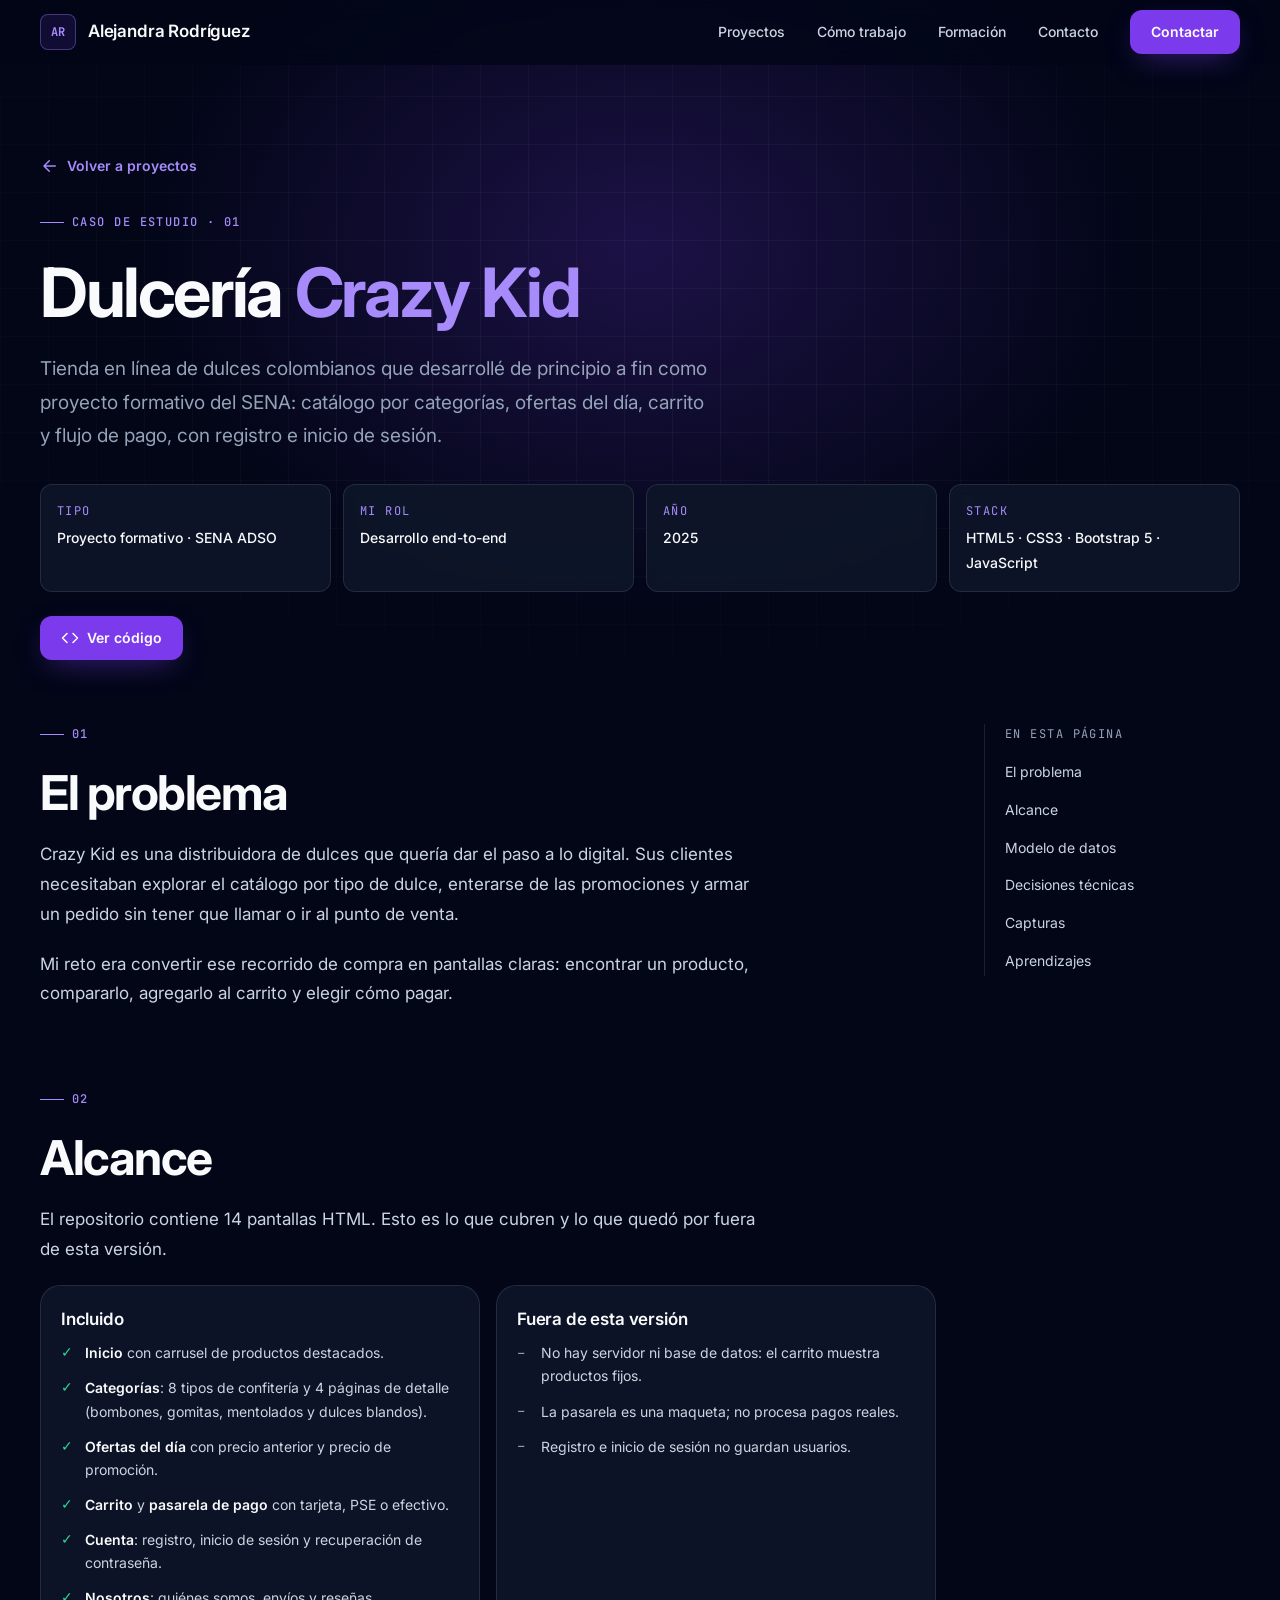
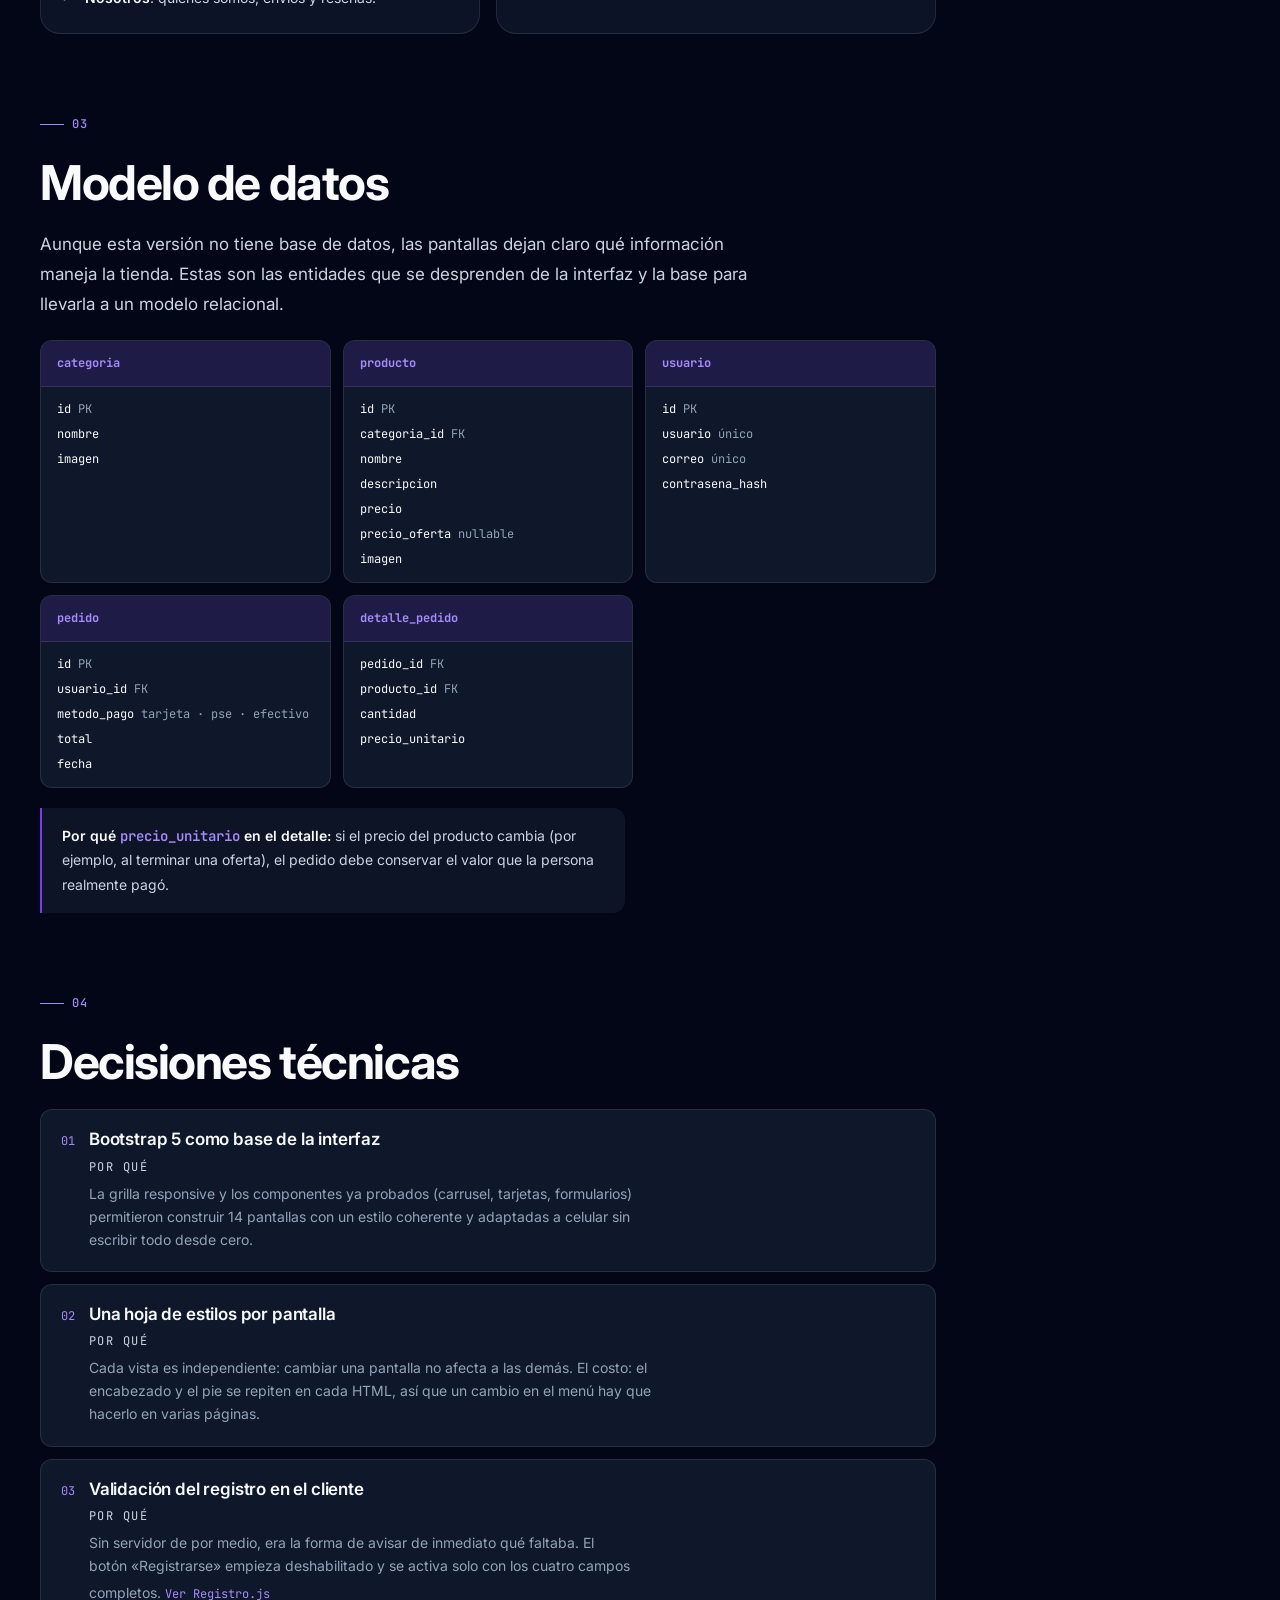
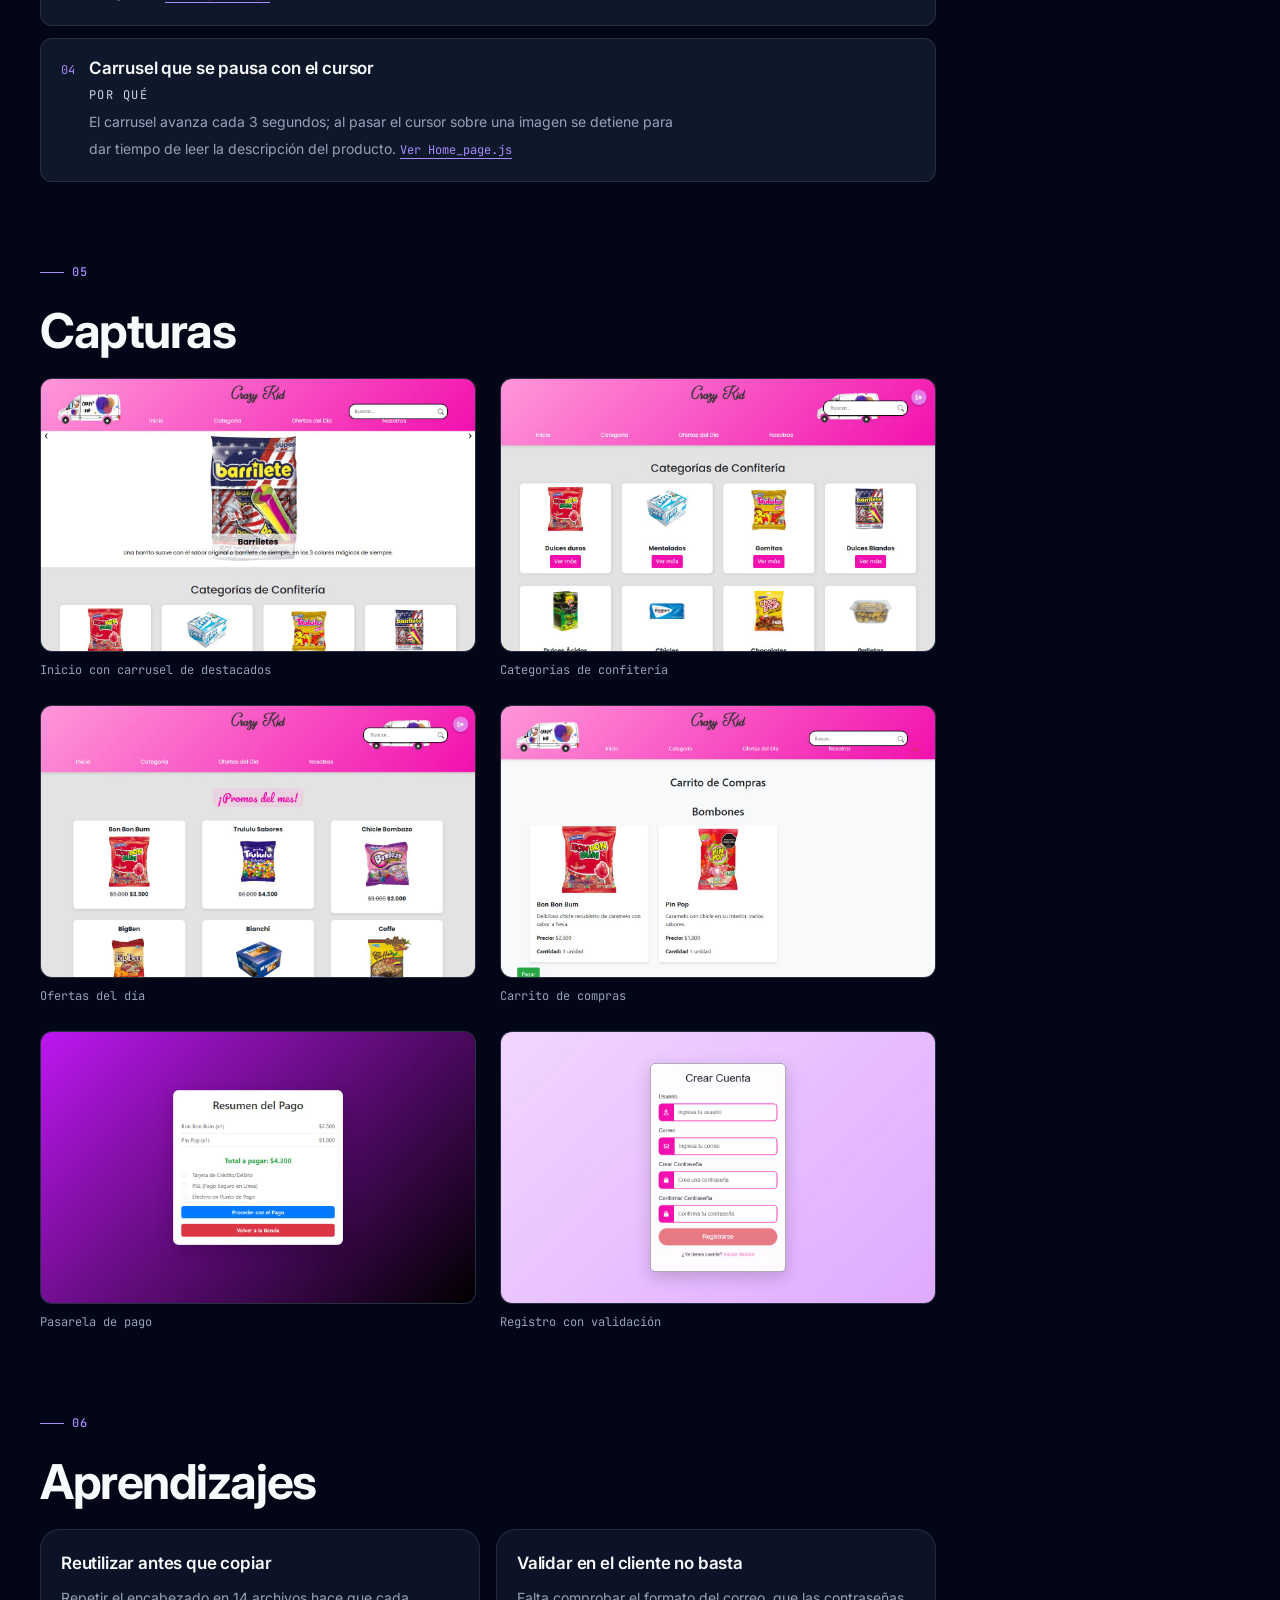
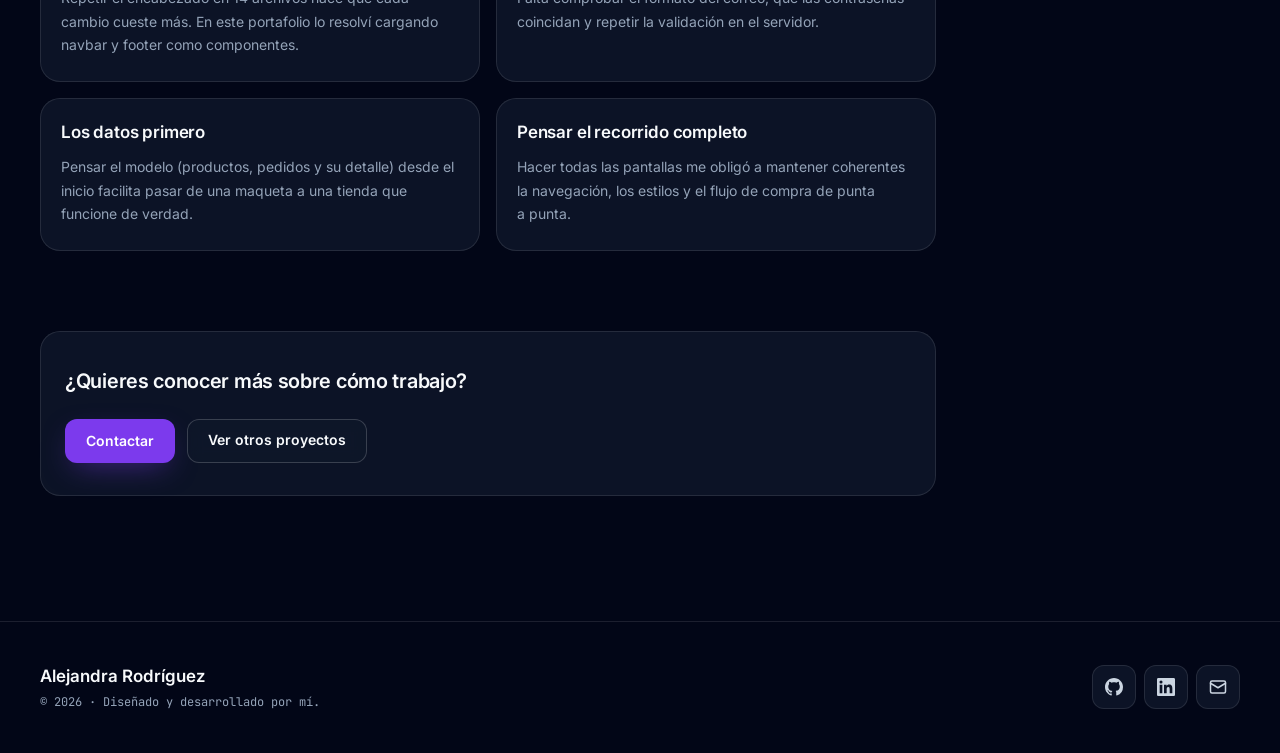
<file: pages/proyecto-dulceria.html>
<!DOCTYPE html>
<html lang="es">

<head>
    <meta charset="UTF-8">
    <meta name="viewport" content="width=device-width, initial-scale=1.0">

    <title>Dulcería Crazy Kid · Caso de estudio · Alejandra Rodríguez</title>
    <meta name="description" content="Caso de estudio de Dulcería Crazy Kid: tienda en línea de dulces desarrollada en el SENA. Problema, alcance, modelo de datos, decisiones técnicas, capturas y aprendizajes.">
    <meta name="theme-color" content="#020617">

    <script>document.documentElement.classList.add("js");</script>

    <!-- Fuentes -->
    <link rel="preconnect" href="https://fonts.googleapis.com">
    <link rel="preconnect" href="https://fonts.gstatic.com" crossorigin>
    <link href="https://fonts.googleapis.com/css2?family=Inter:wght@400;500;600;700&family=JetBrains+Mono:wght@400;500;700&display=swap" rel="stylesheet">

    <!-- CSS -->
    <link rel="stylesheet" href="../assets/css/variables.css">
    <link rel="stylesheet" href="../assets/css/global.css">
    <link rel="stylesheet" href="../assets/css/navbar.css">
    <link rel="stylesheet" href="../assets/css/hero.css">
    <link rel="stylesheet" href="../assets/css/projects.css">
    <link rel="stylesheet" href="../assets/css/proyecto-dulceria.css">
    <link rel="stylesheet" href="../assets/css/footer.css">
    <link rel="stylesheet" href="../assets/css/responsive.css">
</head>

<body data-root="../">

    <a href="#main" class="skip-link">Saltar al contenido</a>

    <div id="navbar"></div>

    <main id="main">

        <!--================ ENCABEZADO ================-->

        <header class="cs-hero hero" aria-labelledby="cs-title">
            <div class="hero-bg" aria-hidden="true">
                <div class="hero-grid"></div>
                <div class="hero-glow"></div>
            </div>

            <div class="container cs-hero-inner">

                <a href="../index.html#proyectos" class="btn btn--ghost cs-back">
                    <svg viewBox="0 0 24 24" fill="none" stroke="currentColor" stroke-width="2" stroke-linecap="round" stroke-linejoin="round" aria-hidden="true"><path d="M19 12H5M11 19l-7-7 7-7"/></svg>
                    Volver a proyectos
                </a>

                <p class="eyebrow">Caso de estudio · 01</p>

                <h1 id="cs-title" class="hero-title cs-title">
                    Dulcería <span class="accent">Crazy Kid</span>
                </h1>

                <p class="hero-summary">
                    Tienda en línea de dulces colombianos que desarrollé de principio a fin como
                    proyecto formativo del SENA: catálogo por categorías, ofertas del día, carrito y
                    flujo de pago, con registro e inicio de sesión.
                </p>

                <dl class="cs-meta">
                    <div class="cs-meta-item">
                        <dt>Tipo</dt>
                        <dd>Proyecto formativo · SENA ADSO</dd>
                    </div>
                    <div class="cs-meta-item">
                        <dt>Mi rol</dt>
                        <dd>Desarrollo end-to-end</dd>
                    </div>
                    <div class="cs-meta-item">
                        <dt>Año</dt>
                        <dd>2025</dd>
                    </div>
                    <div class="cs-meta-item">
                        <dt>Stack</dt>
                        <dd>HTML5 · CSS3 · Bootstrap 5 · JavaScript</dd>
                    </div>
                </dl>

                <div class="btn-group">
                    <a href="https://github.com/alejandra08-lang/crazy-kids" class="btn btn--primary" target="_blank" rel="noopener noreferrer">
                        <svg viewBox="0 0 24 24" fill="none" stroke="currentColor" stroke-width="2" stroke-linecap="round" stroke-linejoin="round" aria-hidden="true"><path d="m16 18 6-6-6-6M8 6l-6 6 6 6"/></svg>
                        Ver código
                        <span class="sr-only">(se abre en una pestaña nueva)</span>
                    </a>                </div>

            </div>
        </header>

        <!--================ CONTENIDO ================-->

        <div class="container cs-layout">

            <article class="cs-article">

                <!-- 01 PROBLEMA -->

                <section id="problema" class="cs-section" aria-labelledby="problema-title" data-reveal>
                    <p class="eyebrow">01</p>
                    <h2 id="problema-title" class="cs-section-title">El problema</h2>
                    <p>
                        Crazy Kid es una distribuidora de dulces que quería dar el paso a lo digital. Sus clientes necesitaban explorar
                        el catálogo por tipo de dulce, enterarse de las promociones y armar un
                        pedido sin tener que llamar o ir al punto de venta.
                    </p>
                    <p>
                        Mi reto era convertir ese recorrido de compra en pantallas
                        claras: encontrar un producto, compararlo, agregarlo al carrito y elegir
                        cómo pagar.
                    </p>
                </section>

                <!-- 02 ALCANCE -->

                <section id="alcance" class="cs-section" aria-labelledby="alcance-title" data-reveal>
                    <p class="eyebrow">02</p>
                    <h2 id="alcance-title" class="cs-section-title">Alcance</h2>
                    <p>
                        El repositorio contiene 14 pantallas HTML. Esto es lo que cubren y lo que
                        quedó por fuera de esta versión.
                    </p>

                    <div class="cs-scope">
                        <div class="cs-panel card">
                            <h3 class="cs-panel-title">Incluido</h3>
                            <ul class="cs-check-list">
                                <li><strong>Inicio</strong> con carrusel de productos destacados.</li>
                                <li><strong>Categorías</strong>: 8 tipos de confitería y 4 páginas de detalle (bombones, gomitas, mentolados y dulces blandos).</li>
                                <li><strong>Ofertas del día</strong> con precio anterior y precio de promoción.</li>
                                <li><strong>Carrito</strong> y <strong>pasarela de pago</strong> con tarjeta, PSE o efectivo.</li>
                                <li><strong>Cuenta</strong>: registro, inicio de sesión y recuperación de contraseña.</li>
                                <li><strong>Nosotros</strong>: quiénes somos, envíos y reseñas.</li>
                            </ul>
                        </div>

                        <div class="cs-panel card">
                            <h3 class="cs-panel-title">Fuera de esta versión</h3>
                            <ul class="cs-check-list cs-check-list--out">
                                <li>No hay servidor ni base de datos: el carrito muestra productos fijos.</li>
                                <li>La pasarela es una maqueta; no procesa pagos reales.</li>
                                <li>Registro e inicio de sesión no guardan usuarios.</li>                            </ul>
                        </div>
                    </div>
                </section>

                <!-- 03 MODELO DE DATOS -->

                <section id="modelo" class="cs-section" aria-labelledby="modelo-title" data-reveal>
                    <p class="eyebrow">03</p>
                    <h2 id="modelo-title" class="cs-section-title">Modelo de datos</h2>
                    <p>
                        Aunque esta versión no tiene base de datos, las pantallas dejan claro qué
                        información maneja la tienda. Estas son las entidades que se desprenden de
                        la interfaz y la base para llevarla a un modelo relacional.
                    </p>

                    <ul class="cs-entities">
                        <li class="cs-entity">
                            <p class="cs-entity-name">categoria</p>
                            <ul class="cs-entity-fields">
                                <li><span>id</span> PK</li>
                                <li><span>nombre</span></li>
                                <li><span>imagen</span></li>
                            </ul>
                        </li>
                        <li class="cs-entity">
                            <p class="cs-entity-name">producto</p>
                            <ul class="cs-entity-fields">
                                <li><span>id</span> PK</li>
                                <li><span>categoria_id</span> FK</li>
                                <li><span>nombre</span></li>
                                <li><span>descripcion</span></li>
                                <li><span>precio</span></li>
                                <li><span>precio_oferta</span> nullable</li>
                                <li><span>imagen</span></li>
                            </ul>
                        </li>
                        <li class="cs-entity">
                            <p class="cs-entity-name">usuario</p>
                            <ul class="cs-entity-fields">
                                <li><span>id</span> PK</li>
                                <li><span>usuario</span> único</li>
                                <li><span>correo</span> único</li>
                                <li><span>contrasena_hash</span></li>
                            </ul>
                        </li>
                        <li class="cs-entity">
                            <p class="cs-entity-name">pedido</p>
                            <ul class="cs-entity-fields">
                                <li><span>id</span> PK</li>
                                <li><span>usuario_id</span> FK</li>
                                <li><span>metodo_pago</span> tarjeta · pse · efectivo</li>
                                <li><span>total</span></li>
                                <li><span>fecha</span></li>
                            </ul>
                        </li>
                        <li class="cs-entity">
                            <p class="cs-entity-name">detalle_pedido</p>
                            <ul class="cs-entity-fields">
                                <li><span>pedido_id</span> FK</li>
                                <li><span>producto_id</span> FK</li>
                                <li><span>cantidad</span></li>
                                <li><span>precio_unitario</span></li>
                            </ul>
                        </li>
                    </ul>

                    <p class="cs-note">
                        <strong>Por qué <code>precio_unitario</code> en el detalle:</strong> si el
                        precio del producto cambia (por ejemplo, al terminar una oferta), el pedido
                        debe conservar el valor que la persona realmente pagó.
                    </p>
                    <!-- [COMPLETAR: si tienes el diagrama ER o el script SQL original del proyecto, reemplaza esta sección por ese modelo] -->
                </section>

                <!-- 04 DECISIONES -->

                <section id="decisiones" class="cs-section" aria-labelledby="decisiones-title" data-reveal>
                    <p class="eyebrow">04</p>
                    <h2 id="decisiones-title" class="cs-section-title">Decisiones técnicas</h2>

                    <!-- [COMPLETAR: confirma o ajusta cada "por qué"; se dedujeron del código del repositorio] -->
                    <ol class="decision-list">
                        <li class="decision">
                            <h3 class="decision-title">Bootstrap 5 como base de la interfaz</h3>
                            <p class="decision-why">
                                <span class="decision-why-label">Por qué</span>
                                La grilla responsive y los componentes ya probados (carrusel,
                                tarjetas, formularios) permitieron construir 14 pantallas con un
                                estilo coherente y adaptadas a celular sin escribir todo desde cero.
                            </p>
                        </li>
                        <li class="decision">
                            <h3 class="decision-title">Una hoja de estilos por pantalla</h3>
                            <p class="decision-why">
                                <span class="decision-why-label">Por qué</span>
                                Cada vista es independiente: cambiar una pantalla no afecta a las
                                demás. El costo: el encabezado y el pie se repiten en cada HTML, así
                                que un cambio en el menú hay que hacerlo en varias páginas.
                            </p>
                        </li>
                        <li class="decision">
                            <h3 class="decision-title">Validación del registro en el cliente</h3>
                            <p class="decision-why">
                                <span class="decision-why-label">Por qué</span>
                                Sin servidor de por medio, era la forma de avisar de inmediato qué
                                faltaba. El botón «Registrarse» empieza deshabilitado y se activa
                                solo con los cuatro campos completos.
                                <a class="cs-inline-link" href="https://github.com/alejandra08-lang/crazy-kids/blob/main/PROYECTO_V4/js/Registro.js" target="_blank" rel="noopener noreferrer">Ver Registro.js<span class="sr-only"> (se abre en una pestaña nueva)</span></a>
                            </p>
                        </li>
                        <li class="decision">
                            <h3 class="decision-title">Carrusel que se pausa con el cursor</h3>
                            <p class="decision-why">
                                <span class="decision-why-label">Por qué</span>
                                El carrusel avanza cada 3 segundos; al pasar el cursor sobre una
                                imagen se detiene para dar tiempo de leer la descripción del producto.
                                <a class="cs-inline-link" href="https://github.com/alejandra08-lang/crazy-kids/blob/main/PROYECTO_V4/js/Home_page.js" target="_blank" rel="noopener noreferrer">Ver Home_page.js<span class="sr-only"> (se abre en una pestaña nueva)</span></a>
                            </p>
                        </li>
                    </ol>
                </section>

                <!-- 05 CAPTURAS -->

                <section id="capturas" class="cs-section" aria-labelledby="capturas-title" data-reveal>
                    <p class="eyebrow">05</p>
                    <h2 id="capturas-title" class="cs-section-title">Capturas</h2>

                    <ul class="cs-gallery">
                        <li>
                            <figure>
                                <img src="../assets/img/projects/dulceria/inicio.jpg" width="1280" height="800" loading="lazy" alt="Página de inicio: encabezado rosado con el logo de Crazy Kid, menú y buscador, carrusel de productos y categorías de confitería.">
                                <figcaption>Inicio con carrusel de destacados</figcaption>
                            </figure>
                        </li>
                        <li>
                            <figure>
                                <img src="../assets/img/projects/dulceria/categorias.jpg" width="1280" height="800" loading="lazy" alt="Página de categorías con tarjetas para dulces duros, mentolados, gomitas y otros tipos de confitería.">
                                <figcaption>Categorías de confitería</figcaption>
                            </figure>
                        </li>
                        <li>
                            <figure>
                                <img src="../assets/img/projects/dulceria/ofertas.jpg" width="1280" height="800" loading="lazy" alt="Ofertas del día: tarjetas de productos con el precio anterior tachado y el precio de promoción.">
                                <figcaption>Ofertas del día</figcaption>
                            </figure>
                        </li>
                        <li>
                            <figure>
                                <img src="../assets/img/projects/dulceria/carrito.jpg" width="1280" height="800" loading="lazy" alt="Carrito de compras con dos productos, su precio, cantidad y el botón Pagar.">
                                <figcaption>Carrito de compras</figcaption>
                            </figure>
                        </li>
                        <li>
                            <figure>
                                <img src="../assets/img/projects/dulceria/pasarela.jpg" width="1280" height="800" loading="lazy" alt="Resumen del pago con el total y las opciones de tarjeta de crédito o débito, PSE y efectivo.">
                                <figcaption>Pasarela de pago</figcaption>
                            </figure>
                        </li>
                        <li>
                            <figure>
                                <img src="../assets/img/projects/dulceria/registro.jpg" width="1280" height="800" loading="lazy" alt="Formulario Crear cuenta con campos de usuario, correo, contraseña y confirmación, y el botón Registrarse deshabilitado.">
                                <figcaption>Registro con validación</figcaption>
                            </figure>
                        </li>
                    </ul>
                </section>

                <!-- 06 APRENDIZAJES -->

                <section id="aprendizajes" class="cs-section" aria-labelledby="aprendizajes-title" data-reveal>
                    <p class="eyebrow">06</p>
                    <h2 id="aprendizajes-title" class="cs-section-title">Aprendizajes</h2>

                    <!-- [COMPLETAR: revisa que estos aprendizajes sean tuyos] -->
                    <ul class="cs-learnings">
                        <li class="cs-panel card">
                            <h3 class="cs-panel-title">Reutilizar antes que copiar</h3>
                            <p>
                                Repetir el encabezado en 14 archivos hace que cada cambio cueste
                                más. En este portafolio lo resolví cargando navbar y footer como
                                componentes.
                            </p>
                        </li>
                        <li class="cs-panel card">
                            <h3 class="cs-panel-title">Validar en el cliente no basta</h3>
                            <p>
                                Falta comprobar el formato del correo, que las contraseñas
                                coincidan y repetir la validación en el servidor.
                            </p>
                        </li>
                        <li class="cs-panel card">
                            <h3 class="cs-panel-title">Los datos primero</h3>
                            <p>
                                Pensar el modelo (productos, pedidos y su detalle) desde el inicio
                                facilita pasar de una maqueta a una tienda que funcione de verdad.
                            </p>
                        </li>
                        <li class="cs-panel card">
                            <h3 class="cs-panel-title">Pensar el recorrido completo</h3>
                            <p>
                                Hacer todas las pantallas me obligó a mantener coherentes la
                                navegación, los estilos y el flujo de compra de punta a punta.
                            </p>
                        </li>
                    </ul>
                </section>

                <!-- CIERRE -->

                <aside class="cs-cta card" aria-label="Siguiente paso" data-reveal>
                    <p class="cs-cta-text">¿Quieres conocer más sobre cómo trabajo?</p>
                    <div class="btn-group">
                        <a href="../index.html#contacto" class="btn btn--primary">Contactar</a>
                        <a href="../index.html#proyectos" class="btn btn--secondary">Ver otros proyectos</a>
                    </div>
                </aside>

            </article>

            <!-- ÍNDICE (solo escritorio) -->

            <nav class="cs-toc" aria-label="Secciones del caso de estudio">
                <p class="cs-toc-title">En esta página</p>
                <ol>
                    <li><a href="#problema">El problema</a></li>
                    <li><a href="#alcance">Alcance</a></li>
                    <li><a href="#modelo">Modelo de datos</a></li>
                    <li><a href="#decisiones">Decisiones técnicas</a></li>
                    <li><a href="#capturas">Capturas</a></li>
                    <li><a href="#aprendizajes">Aprendizajes</a></li>
                </ol>
            </nav>

        </div>

    </main>

    <div id="site-footer"></div>

    <script src="../assets/js/navbar.js"></script>
    <script src="../assets/js/animations.js"></script>
</body>

</html>
</file>
<file: assets/css/variables.css>
/* =========================================================
   VARIABLES — única fuente de colores, tipografías, radios,
   sombras, espacios y tiempos. Ningún otro archivo debe
   escribir estos valores a mano.
   ========================================================= */

:root {

    /* ===== COLORES BASE ===== */

    --color-bg: #020617;
    --color-surface: rgba(15, 23, 42, 0.85);
    --color-surface-solid: #0f172a;
    --color-surface-raised: #1e293b;
    --color-surface-hover: rgba(30, 41, 59, 0.9);
    --color-overlay: rgba(2, 6, 23, 0.72);

    --color-border: rgba(255, 255, 255, 0.1);
    --color-border-strong: rgba(255, 255, 255, 0.18);

    /* ===== TEXTO =====
       Contraste sobre --color-bg:
       text 18:1 · soft 14:1 · muted 6.9:1 (AA) */

    --color-text: #f8fafc;
    --color-text-soft: #cbd5e1;
    --color-text-muted: #94a3b8;

    /* ===== ACENTO (violeta) =====
       accent      → rellenos con texto blanco (5.7:1)
       accent-text → texto y detalles sobre fondo oscuro (7.4:1) */

    --color-accent: #7c3aed;
    --color-accent-hover: #6d28d9;
    --color-accent-text: #a78bfa;
    --color-accent-soft: rgba(124, 58, 237, 0.14);
    --color-accent-border: rgba(167, 139, 250, 0.35);
    --color-accent-glow: rgba(124, 58, 237, 0.22);
    --color-on-accent: #ffffff;
    --color-focus: #c4b5fd;

    /* ===== ESTADOS ===== */

    --color-success: #34d399;
    --color-success-soft: rgba(52, 211, 153, 0.12);
    --color-success-border: rgba(52, 211, 153, 0.3);
    --color-warning: #fbbf24;
    --color-warning-soft: rgba(251, 191, 36, 0.1);

    /* ===== DECORACIÓN ===== */

    --color-grid-line: rgba(255, 255, 255, 0.045);
    --gradient-hero-glow: radial-gradient(
        ellipse at center,
        var(--color-accent-glow) 0%,
        transparent 65%
    );
    --gradient-fade-mask: radial-gradient(
        ellipse 70% 60% at 50% 40%,
        #000 30%,
        transparent 100%
    );
    --grid-size: 48px;

    /* ===== TIPOGRAFÍA ===== */

    --font-sans: 'Inter', system-ui, -apple-system, 'Segoe UI', Roboto, sans-serif;
    --font-mono: 'JetBrains Mono', ui-monospace, SFMono-Regular, Consolas, monospace;

    --fs-display: clamp(2.25rem, 1.4rem + 4vw, 4.25rem);
    --fs-h2: clamp(1.875rem, 1.3rem + 2.5vw, 3rem);
    --fs-h3: 1.25rem;
    --fs-lead: clamp(1.0625rem, 1rem + 0.35vw, 1.1875rem);
    --fs-body: 1.0625rem;
    --fs-small: 0.875rem;
    --fs-mono: 0.75rem;

    --fw-regular: 400;
    --fw-medium: 500;
    --fw-semibold: 600;
    --fw-bold: 700;

    --lh-tight: 1.05;
    --lh-heading: 1.15;
    --lh-body: 1.75;

    --tracking-display: -0.035em;
    --tracking-heading: -0.03em;
    --tracking-mono: 0.12em;

    --measure: 65ch;

    /* ===== ESPACIADO (escala de 4px) ===== */

    --space-1: 0.25rem;
    --space-2: 0.5rem;
    --space-3: 0.75rem;
    --space-4: 1rem;
    --space-5: 1.25rem;
    --space-6: 1.5rem;
    --space-8: 2rem;
    --space-10: 2.5rem;
    --space-12: 3rem;
    --space-16: 4rem;
    --space-20: 5rem;

    --section-padding: clamp(4.5rem, 3rem + 6vw, 8rem);
    --container-width: 1200px;
    --gutter: clamp(1rem, 0.5rem + 2.5vw, 2rem);
    --nav-height: 4rem;

    /* ===== RADIOS ===== */

    --radius-sm: 8px;
    --radius-md: 12px;
    --radius-lg: 20px;
    --radius-pill: 999px;

    /* ===== SOMBRAS Y EFECTOS ===== */

    --shadow-sm: 0 1px 2px rgba(0, 0, 0, 0.4);
    --shadow-lg: 0 24px 60px -20px rgba(0, 0, 0, 0.7);
    --shadow-accent: 0 10px 30px -10px rgba(124, 58, 237, 0.55);
    --blur: blur(8px);
    --blur-nav: blur(12px);

    --border: 1px solid var(--color-border);
    --border-strong: 1px solid var(--color-border-strong);
    --focus-ring: 2px solid var(--color-focus);

    /* ===== MOVIMIENTO ===== */

    --ease: cubic-bezier(0.2, 0.7, 0.2, 1);
    --duration-fast: 150ms;
    --duration: 300ms;
    --duration-reveal: 700ms;
    --transition: var(--duration) var(--ease);

    /* ===== CAPAS ===== */

    --z-base: 1;
    --z-nav: 100;
}
</file>
<file: assets/css/global.css>
/* =========================================================
   GLOBAL — reset, tipografía, layout y componentes comunes
   (botones, chips, tarjetas, encabezados de sección).
   Estilos base pensados para móvil; los cambios por
   breakpoint están en responsive.css.
   ========================================================= */

/* ===== RESET ===== */

*,
*::before,
*::after {
    margin: 0;
    padding: 0;
    box-sizing: border-box;
}

html {
    scroll-behavior: smooth;
    scroll-padding-top: calc(var(--nav-height) + var(--space-4));
    -webkit-text-size-adjust: 100%;
}

body {
    min-height: 100vh;
    background: var(--color-bg);
    color: var(--color-text-soft);
    font-family: var(--font-sans);
    font-size: var(--fs-body);
    line-height: var(--lh-body);
    -webkit-font-smoothing: antialiased;
    overflow-x: hidden;
}

img,
svg {
    display: block;
    max-width: 100%;
}

img {
    height: auto;
}

a {
    color: inherit;
    text-decoration: none;
}

ul,
ol {
    list-style: none;
}

button {
    font: inherit;
    color: inherit;
    background: none;
    border: 0;
    cursor: pointer;
}

/* ===== TIPOGRAFÍA ===== */

h1,
h2,
h3,
h4 {
    color: var(--color-text);
    font-weight: var(--fw-bold);
    line-height: var(--lh-heading);
    letter-spacing: var(--tracking-heading);
    text-wrap: balance;
}

h3 {
    font-size: var(--fs-h3);
    font-weight: var(--fw-semibold);
    letter-spacing: -0.01em;
}

p {
    max-width: var(--measure);
    text-wrap: pretty;
}

strong {
    color: var(--color-text);
    font-weight: var(--fw-semibold);
}

code,
.mono {
    font-family: var(--font-mono);
}

.accent {
    color: var(--color-accent-text);
}

::selection {
    background: var(--color-accent);
    color: var(--color-on-accent);
}

/* ===== ACCESIBILIDAD ===== */

:focus-visible {
    outline: var(--focus-ring);
    outline-offset: 3px;
    border-radius: var(--radius-sm);
}

.skip-link {
    position: absolute;
    top: var(--space-2);
    left: var(--space-2);
    z-index: calc(var(--z-nav) + 1);
    padding: var(--space-2) var(--space-4);
    background: var(--color-accent);
    color: var(--color-on-accent);
    border-radius: var(--radius-sm);
    font-weight: var(--fw-semibold);
    transform: translateY(-200%);
    transition: transform var(--duration-fast) var(--ease);
}

.skip-link:focus {
    transform: translateY(0);
}

.sr-only {
    position: absolute;
    width: 1px;
    height: 1px;
    padding: 0;
    margin: -1px;
    overflow: hidden;
    clip: rect(0, 0, 0, 0);
    white-space: nowrap;
    border: 0;
}

/* ===== LAYOUT ===== */

.container {
    width: 100%;
    max-width: calc(var(--container-width) + var(--gutter) * 2);
    margin-inline: auto;
    padding-inline: var(--gutter);
}

.section {
    position: relative;
    padding-block: var(--section-padding);
}

.section + .section {
    border-top: var(--border);
}

.section-header {
    display: grid;
    gap: var(--space-4);
    margin-bottom: var(--space-12);
}

.section-title {
    font-size: var(--fs-h2);
    max-width: 22ch;
}

.section-lead {
    font-size: var(--fs-lead);
    color: var(--color-text-muted);
}

/* ===== EYEBROW (texto pequeño sobre los títulos) ===== */

.eyebrow {
    display: inline-flex;
    align-items: center;
    gap: var(--space-2);
    font-family: var(--font-mono);
    font-size: var(--fs-mono);
    font-weight: var(--fw-medium);
    letter-spacing: var(--tracking-mono);
    text-transform: uppercase;
    color: var(--color-accent-text);
}

.eyebrow::before {
    content: "";
    width: var(--space-6);
    height: 1px;
    background: currentColor;
}

/* ===== BOTONES ===== */

.btn {
    display: inline-flex;
    align-items: center;
    justify-content: center;
    gap: var(--space-2);
    min-height: 2.75rem;
    padding: var(--space-3) var(--space-5);
    border-radius: var(--radius-md);
    border: 1px solid transparent;
    font-size: var(--fs-small);
    font-weight: var(--fw-semibold);
    line-height: 1.2;
    white-space: nowrap;
    transition:
        background-color var(--transition),
        border-color var(--transition),
        color var(--transition),
        transform var(--transition),
        box-shadow var(--transition);
}

.btn svg {
    width: 1.125rem;
    height: 1.125rem;
    flex-shrink: 0;
}

.btn--primary {
    background: var(--color-accent);
    color: var(--color-on-accent);
    box-shadow: var(--shadow-accent);
}

.btn--primary:hover {
    background: var(--color-accent-hover);
    transform: translateY(-2px);
}

.btn--secondary {
    background: var(--color-surface);
    border-color: var(--color-border-strong);
    color: var(--color-text);
    -webkit-backdrop-filter: var(--blur);
    backdrop-filter: var(--blur);
}

.btn--secondary:hover {
    border-color: var(--color-accent-border);
    background: var(--color-surface-hover);
}

.btn--ghost {
    padding-inline: var(--space-2);
    color: var(--color-accent-text);
}

.btn--ghost:hover {
    color: var(--color-text);
}

.btn--icon {
    width: 2.75rem;
    padding: 0;
    background: var(--color-surface);
    border-color: var(--color-border);
    color: var(--color-text-soft);
}

.btn--icon:hover {
    color: var(--color-text);
    border-color: var(--color-accent-border);
}

.btn.is-disabled {
    white-space: normal;
    opacity: 0.6;
    cursor: not-allowed;
    box-shadow: none;
}

.btn-group {
    display: flex;
    flex-wrap: wrap;
    align-items: center;
    gap: var(--space-3);
}

/* ===== CHIPS (stack, etiquetas) ===== */

.chip-list {
    display: flex;
    flex-wrap: wrap;
    gap: var(--space-2);
}

.chip {
    display: inline-flex;
    align-items: center;
    padding: var(--space-1) var(--space-3);
    border: var(--border);
    border-radius: var(--radius-pill);
    background: var(--color-surface-solid);
    font-family: var(--font-mono);
    font-size: var(--fs-mono);
    color: var(--color-text-soft);
    line-height: 1.6;
}

.chip--accent {
    border-color: var(--color-accent-border);
    background: var(--color-accent-soft);
    color: var(--color-accent-text);
}

/* ===== TARJETA BASE ===== */

.card {
    position: relative;
    background: var(--color-surface);
    border: var(--border);
    border-radius: var(--radius-lg);
    -webkit-backdrop-filter: var(--blur);
    backdrop-filter: var(--blur);
}

/* ===== PLACEHOLDER [COMPLETAR] =====
   Marca visible de contenido pendiente. Buscar "COMPLETAR"
   en el código para encontrarlos todos. */

.todo {
    display: inline;
    padding: 0 var(--space-1);
    border: 1px dashed var(--color-warning);
    border-radius: var(--radius-sm);
    background: var(--color-warning-soft);
    color: var(--color-warning);
    font-family: var(--font-mono);
    font-size: 0.85em;
}

/* ===== APARICIÓN AL HACER SCROLL =====
   Solo se ocultan si JS está activo (clase .js en <html>).
   La reducción de movimiento se maneja en responsive.css. */

.js [data-reveal] {
    opacity: 0;
    transform: translateY(16px);
    transition:
        opacity var(--duration-reveal) var(--ease),
        transform var(--duration-reveal) var(--ease);
}

.js [data-reveal].is-visible {
    opacity: 1;
    transform: none;
}
</file>
<file: assets/css/navbar.css>
/* =========================================================
   NAVBAR — fijo con fondo blur. Base: móvil con menú
   desplegable; en ≥ 900px el menú pasa a línea (responsive.css).
   ========================================================= */

.site-header {
    position: fixed;
    inset: 0 0 auto;
    z-index: var(--z-nav);
    border-bottom: 1px solid transparent;
    background: var(--color-overlay);
    -webkit-backdrop-filter: var(--blur-nav);
    backdrop-filter: var(--blur-nav);
    transition: border-color var(--transition);
}

.site-header.is-scrolled {
    border-bottom-color: var(--color-border);
}

.navbar {
    display: flex;
    align-items: center;
    justify-content: space-between;
    gap: var(--space-4);
    height: var(--nav-height);
}

/* ===== LOGO ===== */

.logo {
    display: inline-flex;
    align-items: center;
    gap: var(--space-3);
    color: var(--color-text);
    font-weight: var(--fw-semibold);
    letter-spacing: -0.01em;
}

.logo-mark {
    display: grid;
    place-items: center;
    width: 2.25rem;
    height: 2.25rem;
    border: 1px solid var(--color-accent-border);
    border-radius: var(--radius-sm);
    background: var(--color-accent-soft);
    color: var(--color-accent-text);
    font-family: var(--font-mono);
    font-size: var(--fs-mono);
    font-weight: var(--fw-bold);
    letter-spacing: 0.04em;
}

/* ===== BOTÓN HAMBURGUESA ===== */

.menu-toggle {
    display: inline-flex;
    flex-direction: column;
    justify-content: center;
    gap: 5px;
    width: 2.75rem;
    height: 2.75rem;
    padding: 0 var(--space-3);
    border: var(--border);
    border-radius: var(--radius-md);
}

.menu-toggle-bar {
    display: block;
    height: 2px;
    border-radius: var(--radius-pill);
    background: var(--color-text);
    transition: transform var(--transition), opacity var(--transition);
}

.menu-toggle[aria-expanded="true"] .menu-toggle-bar:nth-child(1) {
    transform: translateY(7px) rotate(45deg);
}

.menu-toggle[aria-expanded="true"] .menu-toggle-bar:nth-child(2) {
    opacity: 0;
}

.menu-toggle[aria-expanded="true"] .menu-toggle-bar:nth-child(3) {
    transform: translateY(-7px) rotate(-45deg);
}

/* ===== PANEL (móvil: desplegable bajo la barra) ===== */

.nav-panel {
    position: absolute;
    top: var(--nav-height);
    left: 0;
    right: 0;
    display: none;
    flex-direction: column;
    gap: var(--space-4);
    padding: var(--space-4) var(--gutter) var(--space-6);
    border-bottom: var(--border);
    background: var(--color-bg);
}

.nav-panel.is-open {
    display: flex;
}

.nav-menu {
    display: flex;
    flex-direction: column;
}

.nav-link {
    display: block;
    padding: var(--space-3) 0;
    color: var(--color-text-soft);
    font-size: var(--fs-small);
    font-weight: var(--fw-medium);
    transition: color var(--transition);
}

.nav-link:hover,
.nav-link[aria-current="true"] {
    color: var(--color-text);
}

.nav-link[aria-current="true"] {
    text-decoration: underline;
    text-decoration-color: var(--color-accent-text);
    text-underline-offset: 6px;
    text-decoration-thickness: 2px;
}

.nav-cta {
    align-self: stretch;
}
</file>
<file: assets/css/hero.css>
/* =========================================================
   HERO — brillo radial, cuadrícula animada lenta, badge de
   disponibilidad con "ping" y tarjeta tipo documento técnico.
   ========================================================= */

.hero {
    position: relative;
    isolation: isolate;
    overflow: hidden;
    padding-top: calc(var(--nav-height) + var(--space-12));
    padding-bottom: var(--section-padding);
}

/* ===== FONDO ===== */

.hero-bg {
    position: absolute;
    inset: 0;
    z-index: -1;
    pointer-events: none;
}

.hero-grid {
    position: absolute;
    inset: 0;
    background-image:
        linear-gradient(var(--color-grid-line) 1px, transparent 1px),
        linear-gradient(90deg, var(--color-grid-line) 1px, transparent 1px);
    background-size: var(--grid-size) var(--grid-size);
    -webkit-mask-image: var(--gradient-fade-mask);
    mask-image: var(--gradient-fade-mask);
    animation: hero-grid-move 24s linear infinite;
}

.hero-glow {
    position: absolute;
    top: -20%;
    left: 50%;
    width: min(1100px, 140vw);
    aspect-ratio: 1.4;
    background: var(--gradient-hero-glow);
    transform: translateX(-50%);
}

@keyframes hero-grid-move {
    to {
        background-position: var(--grid-size) var(--grid-size);
    }
}

/* ===== LAYOUT ===== */

.hero-inner {
    display: grid;
    gap: var(--space-12);
    align-items: center;
}

.hero-content {
    display: grid;
    grid-template-columns: minmax(0, 1fr);
    justify-items: start;
    gap: var(--space-6);
    animation: hero-enter var(--duration-reveal) var(--ease) both;
}

@keyframes hero-enter {
    from {
        opacity: 0;
        transform: translateY(12px);
    }
}

/* ===== BADGE DE DISPONIBILIDAD ===== */

.status-badge {
    display: inline-flex;
    align-items: center;
    gap: var(--space-3);
    padding: var(--space-2) var(--space-4);
    border: 1px solid var(--color-success-border);
    border-radius: var(--radius-pill);
    background: var(--color-success-soft);
    color: var(--color-text);
    font-family: var(--font-mono);
    font-size: var(--fs-mono);
    letter-spacing: 0.04em;
}

.status-dot {
    position: relative;
    width: 0.5rem;
    height: 0.5rem;
    flex-shrink: 0;
    border-radius: var(--radius-pill);
    background: var(--color-success);
}

.status-dot::after {
    content: "";
    position: absolute;
    inset: 0;
    border-radius: inherit;
    background: var(--color-success);
    animation: ping 1.6s cubic-bezier(0, 0, 0.2, 1) infinite;
}

@keyframes ping {
    75%,
    100% {
        transform: scale(2.6);
        opacity: 0;
    }
}

/* ===== TEXTO ===== */

.hero-title {
    font-size: var(--fs-display);
    line-height: var(--lh-tight);
    letter-spacing: var(--tracking-display);
    max-width: 16ch;
}

.hero-summary {
    font-size: var(--fs-lead);
    color: var(--color-text-muted);
    max-width: 56ch;
}

.hero-actions {
    margin-top: var(--space-2);
}

/* ===== TARJETA DOCUMENTO TÉCNICO ===== */

.doc-card {
    overflow: hidden;
    box-shadow: var(--shadow-lg);
    animation: hero-enter var(--duration-reveal) var(--ease) 150ms both;
}

.doc-card-bar {
    display: flex;
    align-items: center;
    gap: var(--space-3);
    padding: var(--space-3) var(--space-4);
    border-bottom: var(--border);
    background: var(--color-surface-solid);
}

.doc-card-dots {
    display: flex;
    gap: 6px;
    flex-shrink: 0;
}

.doc-card-dots i {
    width: 0.625rem;
    height: 0.625rem;
    border-radius: var(--radius-pill);
    background: var(--color-border-strong);
}

.doc-card-path {
    min-width: 0;
    font-family: var(--font-mono);
    font-size: var(--fs-mono);
    color: var(--color-text-muted);
    overflow-wrap: anywhere;
}

.doc-card-body {
    display: grid;
    gap: var(--space-5);
    padding: var(--space-6) var(--space-5);
}

.doc-card-head {
    display: flex;
    flex-wrap: wrap;
    align-items: flex-start;
    justify-content: space-between;
    gap: var(--space-3);
}

.doc-card-title {
    font-size: var(--fs-h3);
    letter-spacing: -0.015em;
}

.doc-card-status {
    padding: 2px var(--space-3);
    border: 1px solid var(--color-success-border);
    border-radius: var(--radius-pill);
    background: var(--color-success-soft);
    color: var(--color-success);
    font-family: var(--font-mono);
    font-size: var(--fs-mono);
    white-space: nowrap;
}

.doc-card-blocks {
    display: grid;
    gap: var(--space-4);
}

.doc-block {
    padding-left: var(--space-4);
    border-left: 2px solid var(--color-border-strong);
}

.doc-block:nth-child(2) {
    border-left-color: var(--color-accent);
}

.doc-block dt {
    margin-bottom: var(--space-1);
    font-family: var(--font-mono);
    font-size: var(--fs-mono);
    letter-spacing: var(--tracking-mono);
    text-transform: uppercase;
    color: var(--color-accent-text);
}

.doc-block dd {
    font-size: var(--fs-small);
    line-height: 1.65;
    color: var(--color-text-soft);
}

.doc-block code {
    padding: 1px var(--space-1);
    border-radius: var(--radius-sm);
    background: var(--color-accent-soft);
    color: var(--color-accent-text);
    font-size: 0.9em;
}

.doc-card-foot {
    padding: var(--space-3) var(--space-5);
    border-top: var(--border);
}

.doc-card-foot a {
    display: inline-flex;
    align-items: center;
    gap: var(--space-2);
    font-family: var(--font-mono);
    font-size: var(--fs-mono);
    color: var(--color-text-muted);
    transition: color var(--transition);
}

.doc-card-foot a:hover {
    color: var(--color-accent-text);
}

.doc-card-foot svg {
    width: 0.875rem;
    height: 0.875rem;
}
</file>
<file: assets/css/projects.css>
/* =========================================================
   PROYECTOS — caso de estudio destacado y "Otros proyectos".
   ========================================================= */

/* ===== CASO DE ESTUDIO ===== */

.case-card {
    display: grid;
    gap: var(--space-10);
    padding: var(--space-6) var(--space-5);
}

.case-header {
    display: grid;
    gap: var(--space-3);
}

.case-meta,
.mini-meta {
    display: flex;
    flex-wrap: wrap;
    gap: var(--space-2) var(--space-4);
    font-family: var(--font-mono);
    font-size: var(--fs-mono);
    color: var(--color-text-muted);
}

.case-meta span:first-child,
.mini-meta span:first-child {
    color: var(--color-accent-text);
}

.case-title {
    font-size: var(--fs-h2);
    font-weight: var(--fw-bold);
    letter-spacing: var(--tracking-heading);
}

.case-tagline {
    font-size: var(--fs-lead);
    color: var(--color-text-muted);
}

.case-body {
    display: grid;
    gap: var(--space-10);
}

.case-story {
    display: grid;
    gap: var(--space-8);
    align-content: start;
}

.case-block {
    display: grid;
    gap: var(--space-3);
}

.case-label {
    font-family: var(--font-mono);
    font-size: var(--fs-mono);
    font-weight: var(--fw-medium);
    letter-spacing: var(--tracking-mono);
    text-transform: uppercase;
    color: var(--color-accent-text);
}

/* ===== DECISIONES ===== */

.case-decisions {
    display: grid;
    gap: var(--space-4);
    align-content: start;
}

.decision-list {
    display: grid;
    gap: var(--space-3);
    counter-reset: decision;
}

.decision {
    position: relative;
    display: grid;
    gap: var(--space-2);
    padding: var(--space-5);
    padding-left: var(--space-12);
    border: var(--border);
    border-radius: var(--radius-md);
    background: var(--color-surface-solid);
    counter-increment: decision;
}

.decision::before {
    content: counter(decision, decimal-leading-zero);
    position: absolute;
    top: var(--space-5);
    left: var(--space-5);
    font-family: var(--font-mono);
    font-size: var(--fs-mono);
    color: var(--color-accent-text);
    line-height: 1.9;
}

.decision-title {
    color: var(--color-text);
    font-size: var(--fs-body);
    font-weight: var(--fw-semibold);
    letter-spacing: -0.01em;
}

.decision-why,
.mini-decision {
    font-size: var(--fs-small);
    line-height: 1.65;
    color: var(--color-text-muted);
}

.decision-why-label {
    display: block;
    margin-bottom: var(--space-1);
    font-family: var(--font-mono);
    font-size: var(--fs-mono);
    letter-spacing: var(--tracking-mono);
    text-transform: uppercase;
    color: var(--color-text-soft);
}

/* ===== GALERÍA ===== */

.case-gallery {
    display: grid;
    gap: var(--space-4);
}

.case-gallery figure {
    display: grid;
    gap: var(--space-2);
}

.case-gallery img {
    width: 100%;
    aspect-ratio: 16 / 10;
    object-fit: cover;
    object-position: top;
    border: var(--border);
    border-radius: var(--radius-md);
    background: var(--color-surface-solid);
}

.case-gallery figcaption {
    font-family: var(--font-mono);
    font-size: var(--fs-mono);
    color: var(--color-text-muted);
}

.case-actions {
    padding-top: var(--space-6);
    border-top: var(--border);
}

.case-actions .btn {
    white-space: normal;
}

/* ===== OTROS PROYECTOS ===== */

.subsection-title {
    margin: var(--space-16) 0 var(--space-6);
    font-size: var(--fs-h3);
}

.mini-grid {
    display: grid;
    gap: var(--space-4);
}

.mini-card {
    display: flex;
    flex-direction: column;
    gap: var(--space-4);
    padding: var(--space-6) var(--space-5);
    transition: border-color var(--transition), transform var(--transition);
}

.mini-card:hover {
    border-color: var(--color-accent-border);
    transform: translateY(-3px);
}

.mini-meta {
    justify-content: space-between;
}

.mini-status {
    padding: 0 var(--space-2);
    border: var(--border);
    border-radius: var(--radius-pill);
}

.mini-title {
    font-size: var(--fs-h3);
}

.mini-tagline {
    margin-top: calc(var(--space-2) * -1);
    color: var(--color-text);
    font-weight: var(--fw-medium);
}

.mini-desc {
    font-size: var(--fs-small);
    line-height: 1.7;
    color: var(--color-text-muted);
}

.mini-desc code,
.mini-decision code {
    font-size: 0.9em;
    color: var(--color-accent-text);
}

.mini-decision {
    padding-left: var(--space-4);
    border-left: 2px solid var(--color-accent);
}

.mini-link {
    align-self: flex-start;
    margin-top: auto;
}
</file>
<file: assets/css/process.css>
/* =========================================================
   CÓMO TRABAJO — pasos numerados con su entregable.
   ========================================================= */

.process-list {
    display: grid;
    gap: var(--space-4);
}

.process-step {
    display: flex;
    flex-direction: column;
    gap: var(--space-3);
    padding: var(--space-6) var(--space-5);
}

.process-number {
    font-family: var(--font-mono);
    font-size: var(--fs-small);
    font-weight: var(--fw-bold);
    color: var(--color-accent-text);
}

.process-step h3 {
    font-size: var(--fs-body);
}

.process-step p {
    font-size: var(--fs-small);
    line-height: 1.65;
    color: var(--color-text-muted);
}

.process-step .process-output {
    margin-top: auto;
    padding-top: var(--space-4);
    border-top: 1px dashed var(--color-border-strong);
    font-family: var(--font-mono);
    font-size: var(--fs-mono);
    line-height: 1.6;
    color: var(--color-text-soft);
}
</file>
<file: assets/css/education.css>
/* =========================================================
   FORMACIÓN Y EXPERIENCIA — timeline con borde izquierdo.
   ========================================================= */

.timeline {
    position: relative;
    display: grid;
    gap: var(--space-10);
    max-width: 52rem;
    padding-left: var(--space-8);
    border-left: var(--border-strong);
}

.timeline-item {
    position: relative;
    display: grid;
    gap: var(--space-2);
}

.timeline-item::before {
    content: "";
    position: absolute;
    top: 0.45rem;
    left: calc(var(--space-8) * -1 - 0.375rem);
    width: 0.75rem;
    height: 0.75rem;
    border: 2px solid var(--color-accent-text);
    border-radius: var(--radius-pill);
    background: var(--color-bg);
}

.timeline-item:first-child::before {
    background: var(--color-accent-text);
}

.timeline-period {
    font-family: var(--font-mono);
    font-size: var(--fs-mono);
    letter-spacing: 0.04em;
    color: var(--color-accent-text);
}

.timeline-title {
    font-size: var(--fs-h3);
}

.timeline-place {
    font-size: var(--fs-small);
    color: var(--color-text-muted);
}

.timeline-list {
    display: grid;
    gap: var(--space-2);
    margin-top: var(--space-2);
}

.timeline-list li {
    position: relative;
    padding-left: var(--space-5);
    font-size: var(--fs-small);
    line-height: 1.7;
    max-width: var(--measure);
}

.timeline-list li::before {
    content: "→";
    position: absolute;
    left: 0;
    color: var(--color-text-muted);
    font-family: var(--font-mono);
}
</file>
<file: assets/css/technologies.css>
/* =========================================================
   STACK — tecnologías agrupadas por categoría, sin porcentajes.
   ========================================================= */

.stack-grid {
    display: grid;
    gap: var(--space-4);
}

.stack-card {
    display: grid;
    align-content: start;
    gap: var(--space-3);
    padding: var(--space-6) var(--space-5);
}

.stack-card h3 {
    font-size: var(--fs-body);
}

.stack-note {
    margin-bottom: var(--space-2);
    font-size: var(--fs-small);
    color: var(--color-text-muted);
}
</file>
<file: assets/css/about.css>
/* =========================================================
   SOBRE MÍ — imagen, dos párrafos y cuatro datos clave.
   ========================================================= */

.about-inner {
    display: grid;
    gap: var(--space-10);
    align-items: center;
}

.about-media {
    justify-self: center;
    width: min(100%, 22rem);
    overflow: hidden;
    border: var(--border);
    border-radius: var(--radius-lg);
    background: var(--color-surface-solid);
    box-shadow: var(--shadow-lg);
}

.about-media img {
    width: 100%;
    aspect-ratio: 4 / 5;
    object-fit: cover;
    object-position: center 35%;
}

.about-content {
    display: grid;
    gap: var(--space-5);
}

.about-facts {
    display: grid;
    gap: var(--space-3);
    margin-top: var(--space-4);
}

.about-fact {
    padding: var(--space-4);
    border: var(--border);
    border-radius: var(--radius-md);
    background: var(--color-surface);
}

.about-fact dt {
    font-family: var(--font-mono);
    font-size: var(--fs-mono);
    letter-spacing: var(--tracking-mono);
    text-transform: uppercase;
    color: var(--color-accent-text);
}

.about-fact dd {
    margin-top: var(--space-1);
    color: var(--color-text);
    font-weight: var(--fw-medium);
    font-size: var(--fs-small);
}
</file>
<file: assets/css/contact.css>
/* =========================================================
   CONTACTO — título para el reclutador y tarjetas clicables.
   ========================================================= */

.contact {
    overflow: hidden;
    isolation: isolate;
}

.contact-glow {
    position: absolute;
    left: 50%;
    bottom: -40%;
    z-index: -1;
    width: min(900px, 140vw);
    aspect-ratio: 1.6;
    background: var(--gradient-hero-glow);
    transform: translateX(-50%);
    pointer-events: none;
}

.contact-title {
    max-width: 24ch;
}

.contact-grid {
    display: grid;
    gap: var(--space-4);
}

.contact-card {
    display: grid;
    gap: var(--space-1);
    height: 100%;
    padding: var(--space-6) var(--space-5);
    transition: border-color var(--transition), transform var(--transition), background-color var(--transition);
}

.contact-card:hover {
    border-color: var(--color-accent-border);
    background: var(--color-surface-hover);
    transform: translateY(-3px);
}

.contact-card:focus-visible {
    border-radius: var(--radius-lg);
}

.contact-icon {
    display: grid;
    place-items: center;
    width: 2.5rem;
    height: 2.5rem;
    margin-bottom: var(--space-3);
    border: 1px solid var(--color-accent-border);
    border-radius: var(--radius-md);
    background: var(--color-accent-soft);
    color: var(--color-accent-text);
}

.contact-icon svg {
    width: 1.25rem;
    height: 1.25rem;
}

.contact-label {
    font-family: var(--font-mono);
    font-size: var(--fs-mono);
    letter-spacing: var(--tracking-mono);
    text-transform: uppercase;
    color: var(--color-text-muted);
}

.contact-value {
    color: var(--color-text);
    font-weight: var(--fw-medium);
    font-size: var(--fs-small);
    overflow-wrap: anywhere;
}

.contact-phone {
    margin-top: var(--space-8);
    font-size: var(--fs-small);
    color: var(--color-text-muted);
}

.contact-phone a {
    color: var(--color-accent-text);
    font-weight: var(--fw-semibold);
    text-decoration: underline;
    text-underline-offset: 4px;
}
</file>
<file: assets/css/footer.css>
/* =========================================================
   FOOTER — mínimo: nombre, año, redes y firma.
   ========================================================= */

.site-footer {
    border-top: var(--border);
    padding-block: var(--space-10);
}

.footer-inner {
    display: flex;
    flex-direction: column;
    gap: var(--space-6);
}

.footer-name {
    color: var(--color-text);
    font-weight: var(--fw-semibold);
}

.footer-note {
    font-family: var(--font-mono);
    font-size: var(--fs-mono);
    color: var(--color-text-muted);
}

.footer-social {
    display: flex;
    gap: var(--space-2);
}
</file>
<file: assets/css/responsive.css>
/* =========================================================
   RESPONSIVE — los estilos base son para móvil (desde 320px).
   Aquí solo van los cambios por breakpoint y la reducción
   de movimiento.
     ≥ 480px  móvil grande
     ≥ 768px  tablet
     ≥ 900px  navbar en línea
     ≥ 1024px escritorio
   ========================================================= */

/* ===== ≥ 480px ===== */

@media (min-width: 480px) {

    .about-facts,
    .contact-grid,
    .mini-grid,
    .stack-grid {
        grid-template-columns: repeat(2, minmax(0, 1fr));
    }

    .doc-card-body {
        padding: var(--space-8) var(--space-6);
    }

    .doc-card-foot {
        padding-inline: var(--space-6);
    }
}

/* ===== ≥ 768px ===== */

@media (min-width: 768px) {

    .case-card {
        padding: var(--space-10);
    }

    .case-gallery {
        grid-template-columns: repeat(3, minmax(0, 1fr));
    }

    .process-list {
        grid-template-columns: repeat(2, minmax(0, 1fr));
    }

    .about-inner {
        grid-template-columns: minmax(0, 0.8fr) minmax(0, 1.2fr);
        gap: var(--space-16);
    }

    .about-media {
        width: 100%;
    }

    .footer-inner {
        flex-direction: row;
        align-items: center;
        justify-content: space-between;
    }

    /* Página de caso de estudio */

    .cs-meta {
        grid-template-columns: repeat(4, minmax(0, 1fr));
    }

    .cs-scope,
    .cs-entities,
    .cs-learnings {
        grid-template-columns: repeat(2, minmax(0, 1fr));
    }

    .cs-gallery {
        grid-template-columns: repeat(2, minmax(0, 1fr));
    }
}

/* ===== ≥ 900px: navbar en línea ===== */

@media (min-width: 900px) {

    .menu-toggle {
        display: none;
    }

    .nav-panel,
    .nav-panel.is-open {
        position: static;
        display: flex;
        flex-direction: row;
        align-items: center;
        gap: var(--space-8);
        padding: 0;
        border: 0;
        background: none;
    }

    .nav-menu {
        flex-direction: row;
        gap: var(--space-8);
    }

    .nav-link {
        padding: var(--space-2) 0;
    }

    .nav-cta {
        align-self: center;
    }
}

/* ===== ≥ 1024px ===== */

@media (min-width: 1024px) {

    .hero {
        padding-top: calc(var(--nav-height) + var(--space-20));
    }

    .hero-inner {
        grid-template-columns: minmax(0, 1.1fr) minmax(0, 0.9fr);
        gap: var(--space-16);
    }

    .case-body {
        grid-template-columns: minmax(0, 0.9fr) minmax(0, 1.1fr);
        gap: var(--space-12);
    }

    .process-list {
        grid-template-columns: repeat(5, minmax(0, 1fr));
    }

    .stack-grid {
        grid-template-columns: repeat(4, minmax(0, 1fr));
    }

    .contact-grid {
        grid-template-columns: repeat(4, minmax(0, 1fr));
    }

    /* Página de caso de estudio */

    .cs-layout {
        grid-template-columns: minmax(0, 1fr) 16rem;
    }

    .cs-toc {
        display: block;
    }

    .cs-entities {
        grid-template-columns: repeat(3, minmax(0, 1fr));
    }
}

/* ===== MOVIMIENTO REDUCIDO ===== */

@media (prefers-reduced-motion: reduce) {

    html {
        scroll-behavior: auto;
    }

    *,
    *::before,
    *::after {
        animation-duration: 0.01ms !important;
        animation-iteration-count: 1 !important;
        transition-duration: 0.01ms !important;
    }

    .hero-grid,
    .status-dot::after {
        animation: none;
    }

    .js [data-reveal] {
        opacity: 1;
        transform: none;
    }

    .btn--primary:hover,
    .mini-card:hover,
    .contact-card:hover {
        transform: none;
    }
}
</file>
<file: assets/css/proyecto-dulceria.css>
/* =========================================================
   CASO DE ESTUDIO (pages/proyecto-dulceria.html)
   Reutiliza hero.css (fondo y título) y projects.css (decisiones).
   ========================================================= */

/* ===== ENCABEZADO ===== */

.cs-hero {
    padding-bottom: var(--space-16);
}

.cs-hero-inner {
    display: grid;
    grid-template-columns: minmax(0, 1fr);
    justify-items: start;
    gap: var(--space-6);
}

.cs-back {
    margin-left: calc(var(--space-2) * -1);
}

.cs-title {
    max-width: none;
}

.cs-meta {
    display: grid;
    gap: var(--space-3);
    width: 100%;
    margin-top: var(--space-2);
}

.cs-meta-item {
    padding: var(--space-4);
    border: var(--border);
    border-radius: var(--radius-md);
    background: var(--color-surface);
    -webkit-backdrop-filter: var(--blur);
    backdrop-filter: var(--blur);
}

.cs-meta-item dt {
    font-family: var(--font-mono);
    font-size: var(--fs-mono);
    letter-spacing: var(--tracking-mono);
    text-transform: uppercase;
    color: var(--color-accent-text);
}

.cs-meta-item dd {
    margin-top: var(--space-1);
    color: var(--color-text);
    font-size: var(--fs-small);
    font-weight: var(--fw-medium);
}

/* ===== LAYOUT CON ÍNDICE ===== */

.cs-layout {
    display: grid;
    gap: var(--space-12);
    align-items: start;
    padding-bottom: var(--section-padding);
}

.cs-article {
    display: grid;
    gap: var(--space-20);
    min-width: 0;
}

.cs-toc {
    display: none;
    position: sticky;
    top: calc(var(--nav-height) + var(--space-8));
    padding-left: var(--space-5);
    border-left: var(--border);
}

.cs-toc-title {
    margin-bottom: var(--space-3);
    font-family: var(--font-mono);
    font-size: var(--fs-mono);
    letter-spacing: var(--tracking-mono);
    text-transform: uppercase;
    color: var(--color-text-muted);
}

.cs-toc ol {
    display: grid;
    gap: var(--space-2);
}

.cs-toc a {
    font-size: var(--fs-small);
    color: var(--color-text-soft);
    transition: color var(--transition);
}

.cs-toc a:hover {
    color: var(--color-accent-text);
}

/* ===== SECCIONES ===== */

.cs-section {
    display: grid;
    gap: var(--space-5);
}

.cs-section-title {
    font-size: var(--fs-h2);
}

.cs-panel {
    display: grid;
    align-content: start;
    gap: var(--space-3);
    padding: var(--space-6) var(--space-5);
}

.cs-panel p {
    font-size: var(--fs-small);
    line-height: 1.7;
    color: var(--color-text-muted);
}

.cs-panel-title {
    font-size: var(--fs-body);
}

/* ===== ALCANCE ===== */

.cs-scope,
.cs-learnings {
    display: grid;
    gap: var(--space-4);
}

.cs-check-list {
    display: grid;
    gap: var(--space-3);
}

.cs-check-list li {
    position: relative;
    padding-left: var(--space-6);
    font-size: var(--fs-small);
    line-height: 1.65;
}

.cs-check-list li::before {
    content: "✓";
    position: absolute;
    left: 0;
    font-family: var(--font-mono);
    color: var(--color-success);
}

.cs-check-list--out li::before {
    content: "–";
    color: var(--color-text-muted);
}

/* ===== MODELO DE DATOS ===== */

.cs-entities {
    display: grid;
    gap: var(--space-3);
}

.cs-entity {
    overflow: hidden;
    border: var(--border);
    border-radius: var(--radius-md);
    background: var(--color-surface-solid);
    font-family: var(--font-mono);
    font-size: var(--fs-mono);
}

.cs-entity-name {
    padding: var(--space-3) var(--space-4);
    border-bottom: var(--border);
    background: var(--color-accent-soft);
    color: var(--color-accent-text);
    font-weight: var(--fw-bold);
}

.cs-entity-fields {
    display: grid;
    gap: var(--space-1);
    padding: var(--space-3) var(--space-4);
    color: var(--color-text-muted);
}

.cs-entity-fields span {
    color: var(--color-text);
}

.cs-note {
    padding: var(--space-4) var(--space-5);
    border-left: 2px solid var(--color-accent);
    border-radius: 0 var(--radius-md) var(--radius-md) 0;
    background: var(--color-surface);
    font-size: var(--fs-small);
}

.cs-note code {
    color: var(--color-accent-text);
}

.cs-inline-link {
    display: inline-block;
    margin-top: var(--space-2);
    font-family: var(--font-mono);
    font-size: var(--fs-mono);
    color: var(--color-accent-text);
    text-decoration: underline;
    text-underline-offset: 4px;
}

/* ===== GALERÍA ===== */

.cs-gallery {
    display: grid;
    gap: var(--space-6);
}

.cs-gallery figure {
    display: grid;
    gap: var(--space-2);
}

.cs-gallery img {
    width: 100%;
    border: var(--border);
    border-radius: var(--radius-md);
    background: var(--color-surface-solid);
}

.cs-gallery figcaption {
    font-family: var(--font-mono);
    font-size: var(--fs-mono);
    color: var(--color-text-muted);
}

/* ===== CIERRE ===== */

.cs-cta {
    display: grid;
    gap: var(--space-5);
    padding: var(--space-8) var(--space-6);
}

.cs-cta-text {
    color: var(--color-text);
    font-size: var(--fs-h3);
    font-weight: var(--fw-semibold);
    letter-spacing: -0.015em;
}
</file>
